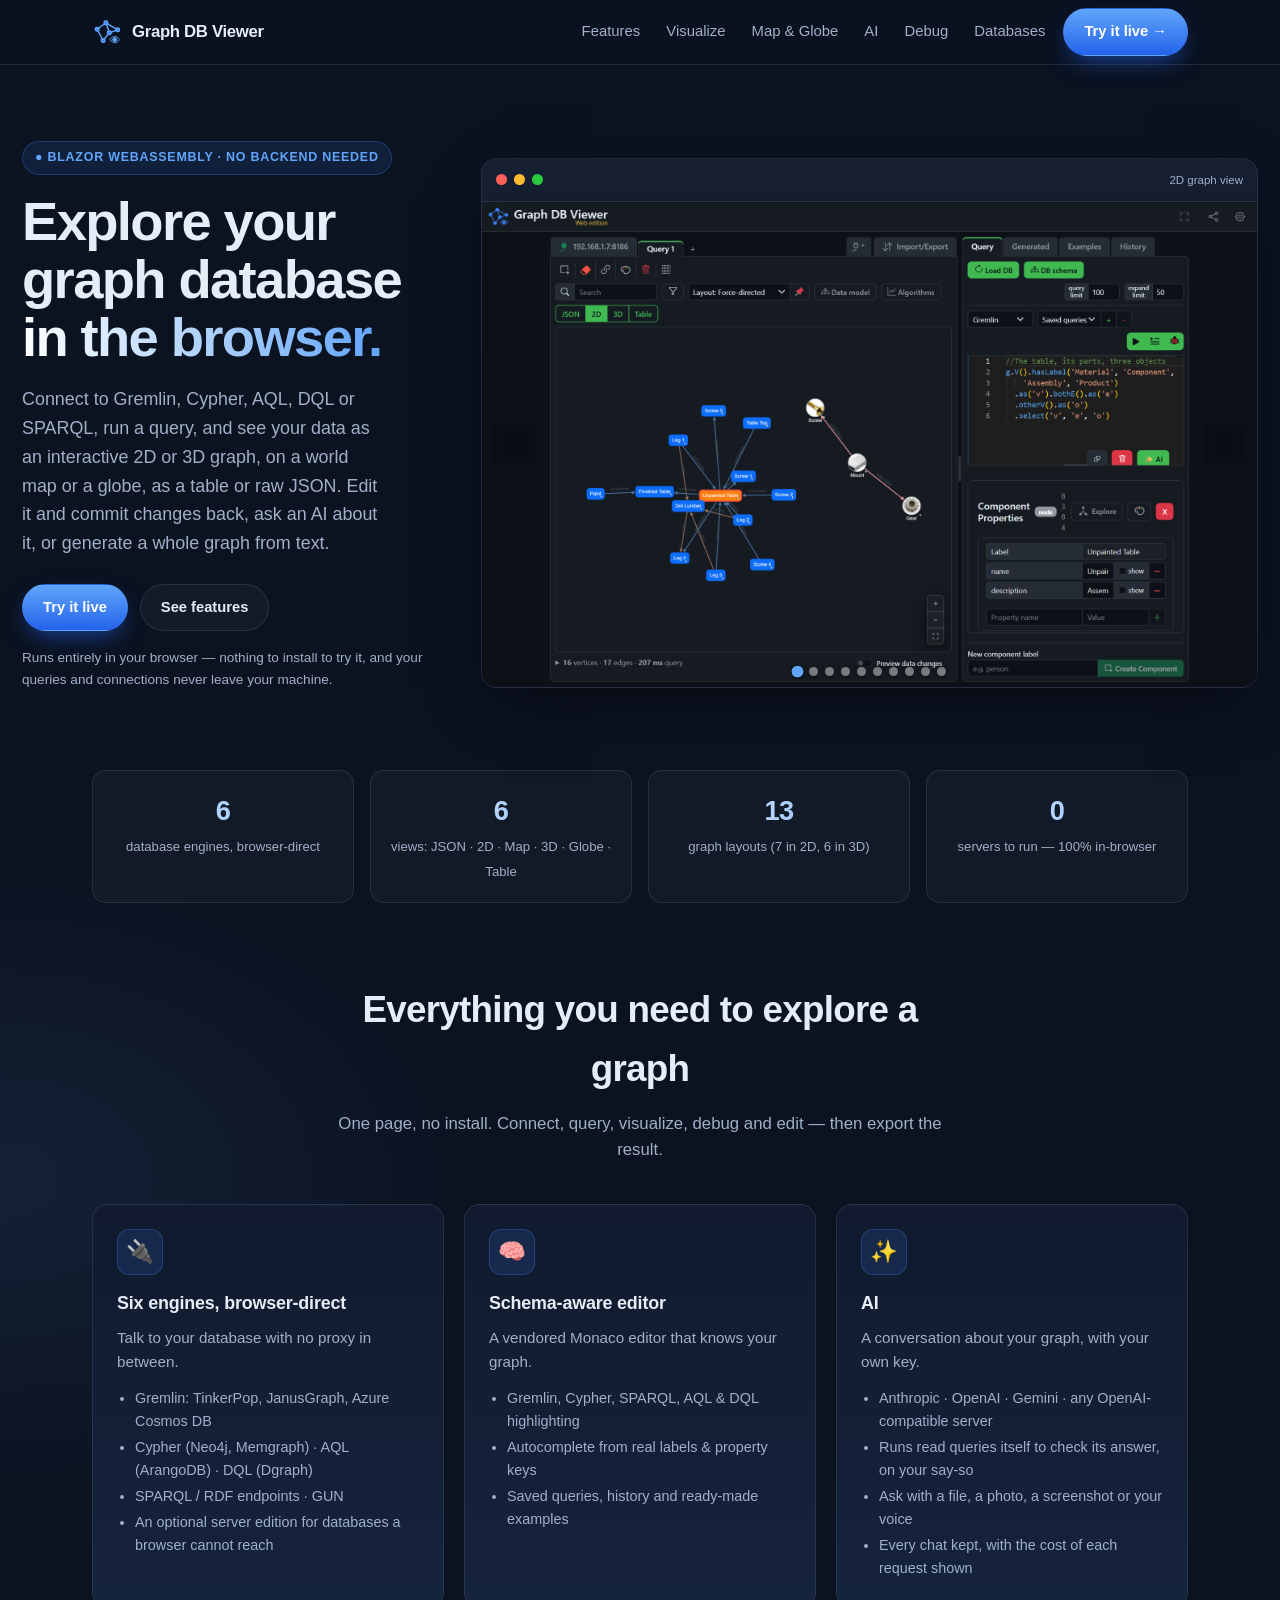
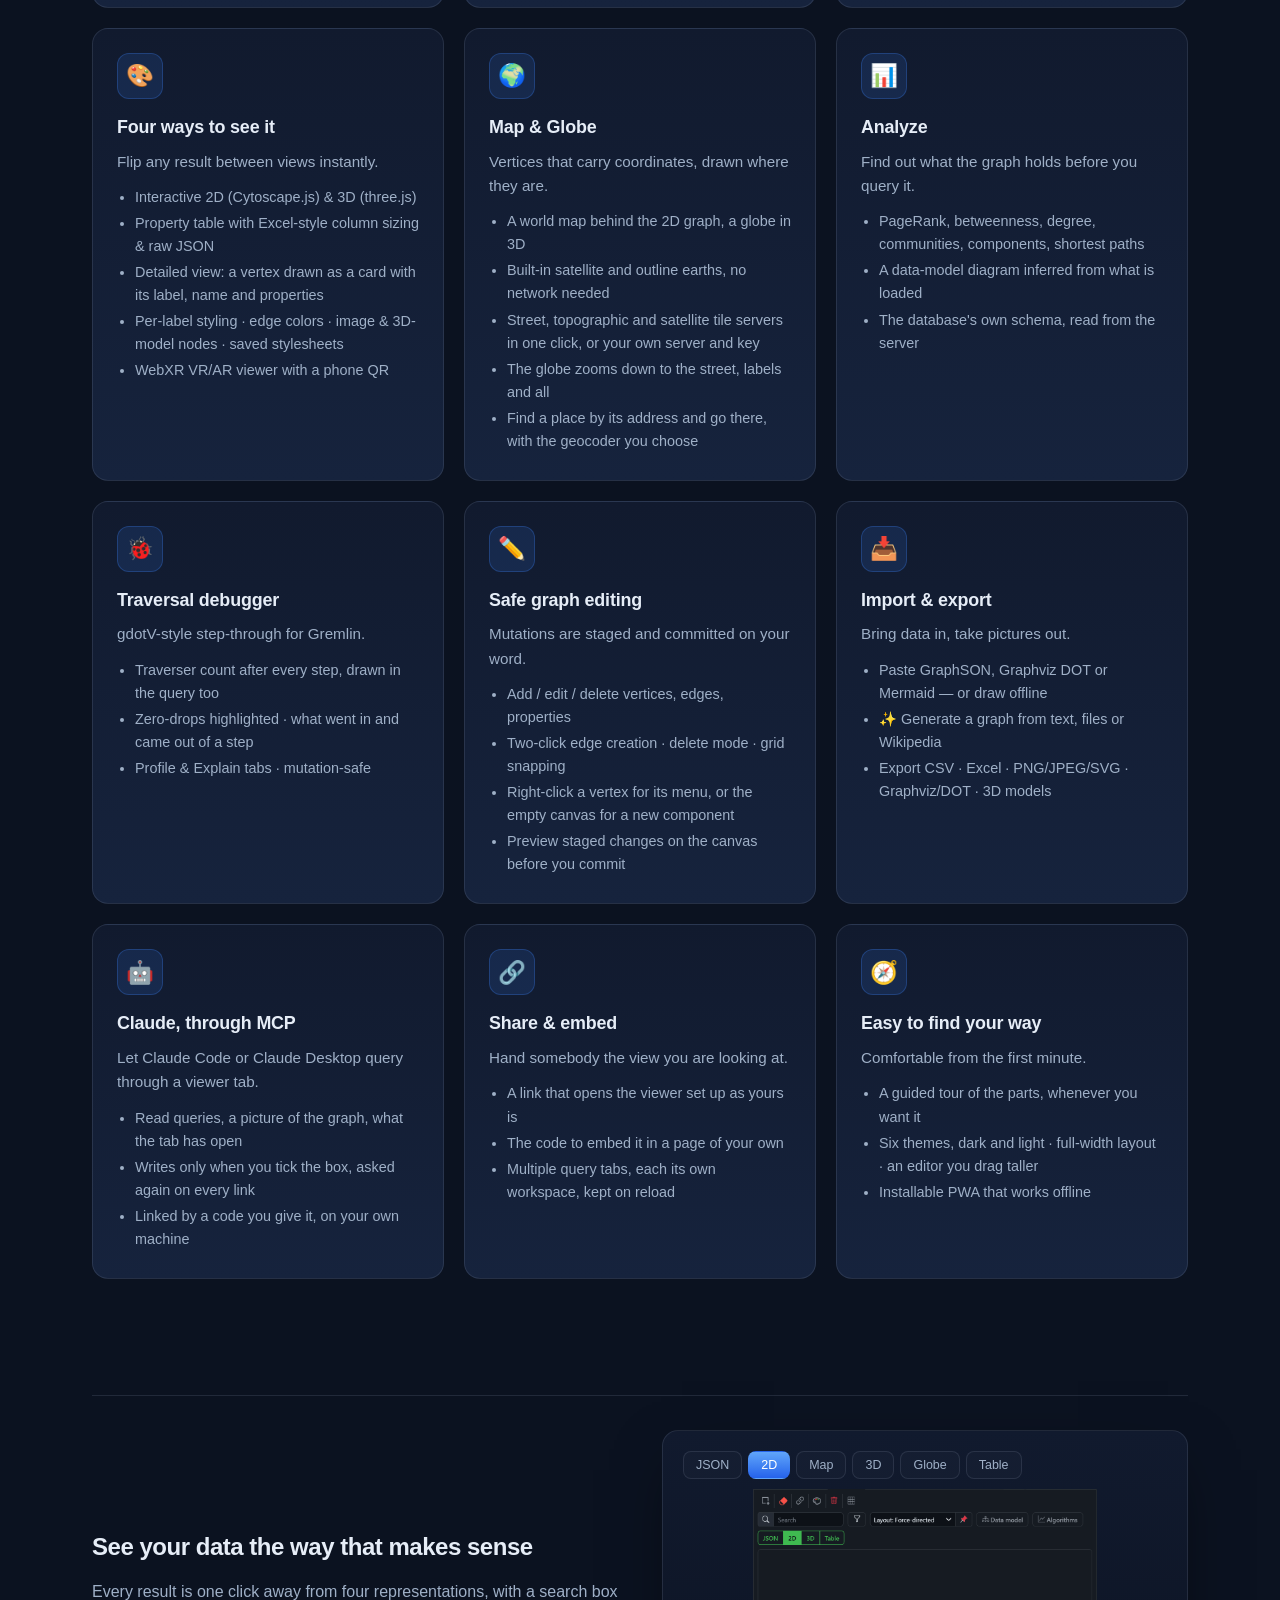
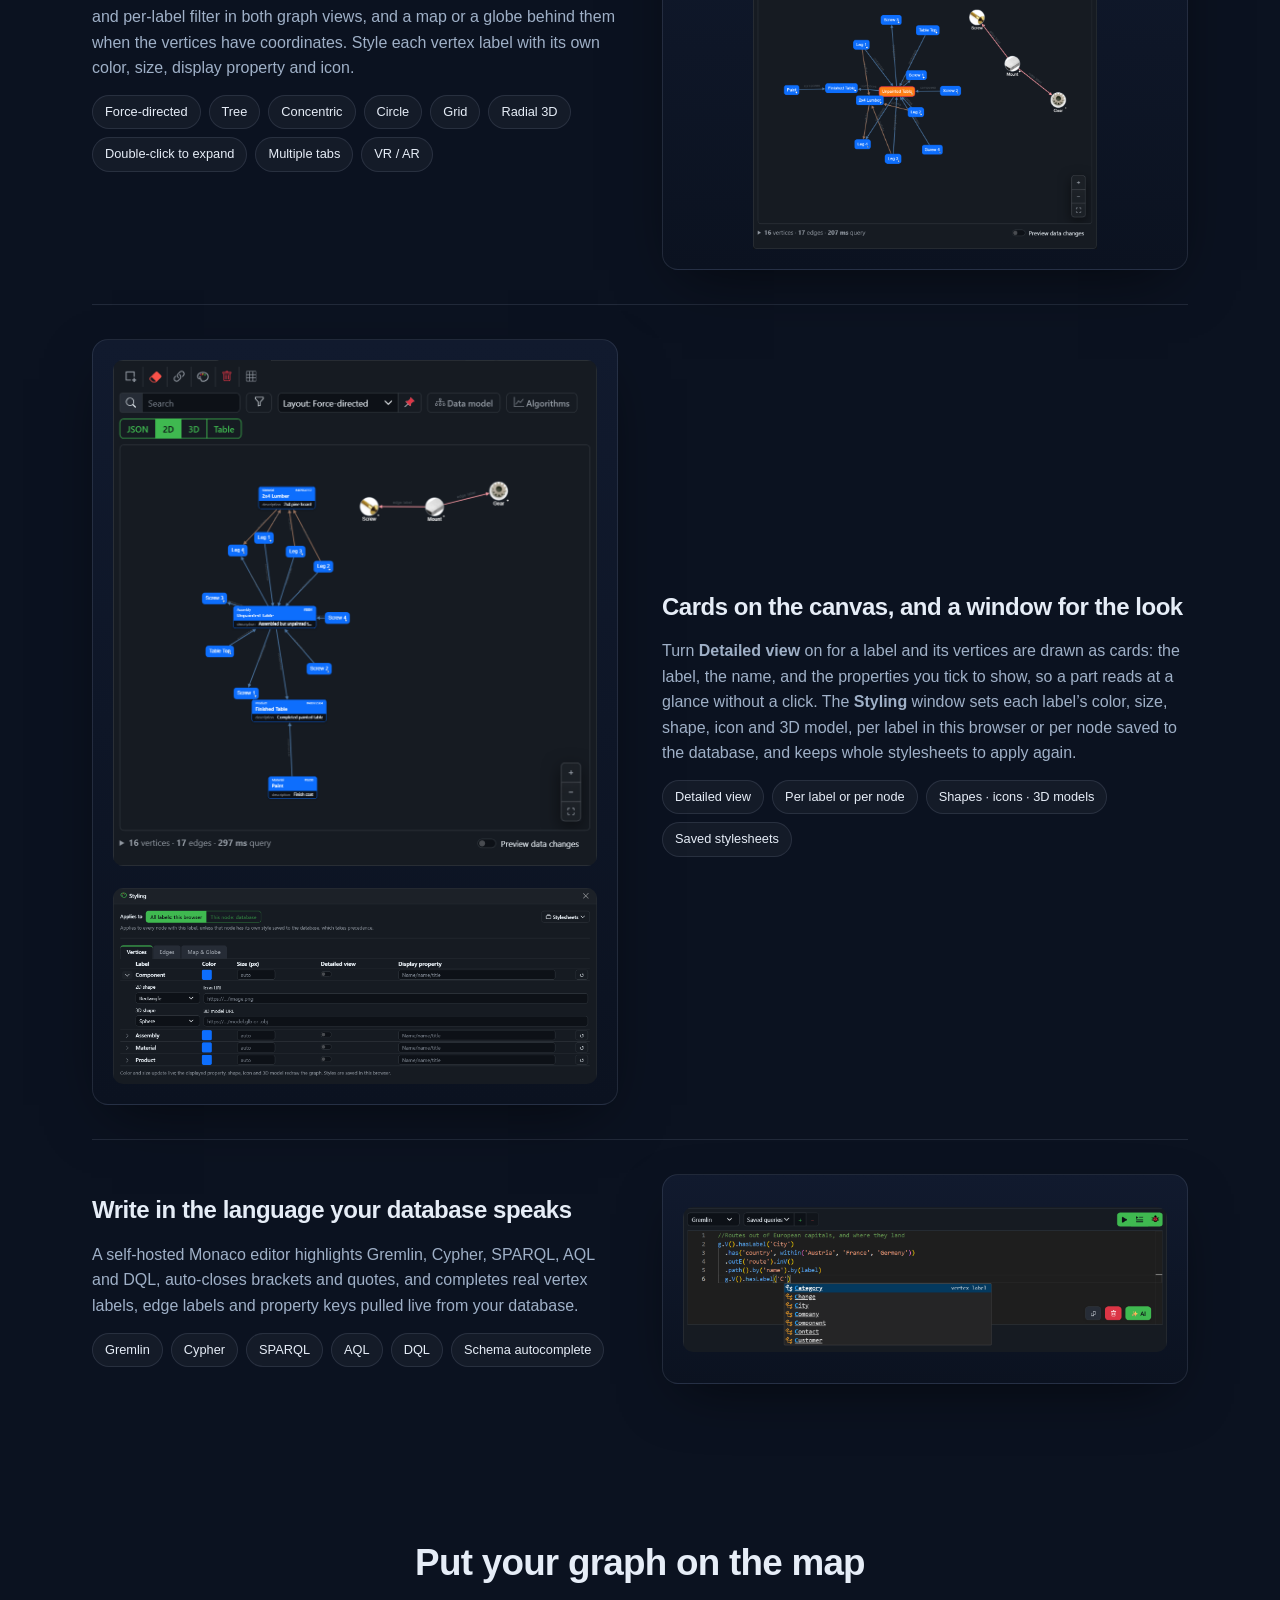
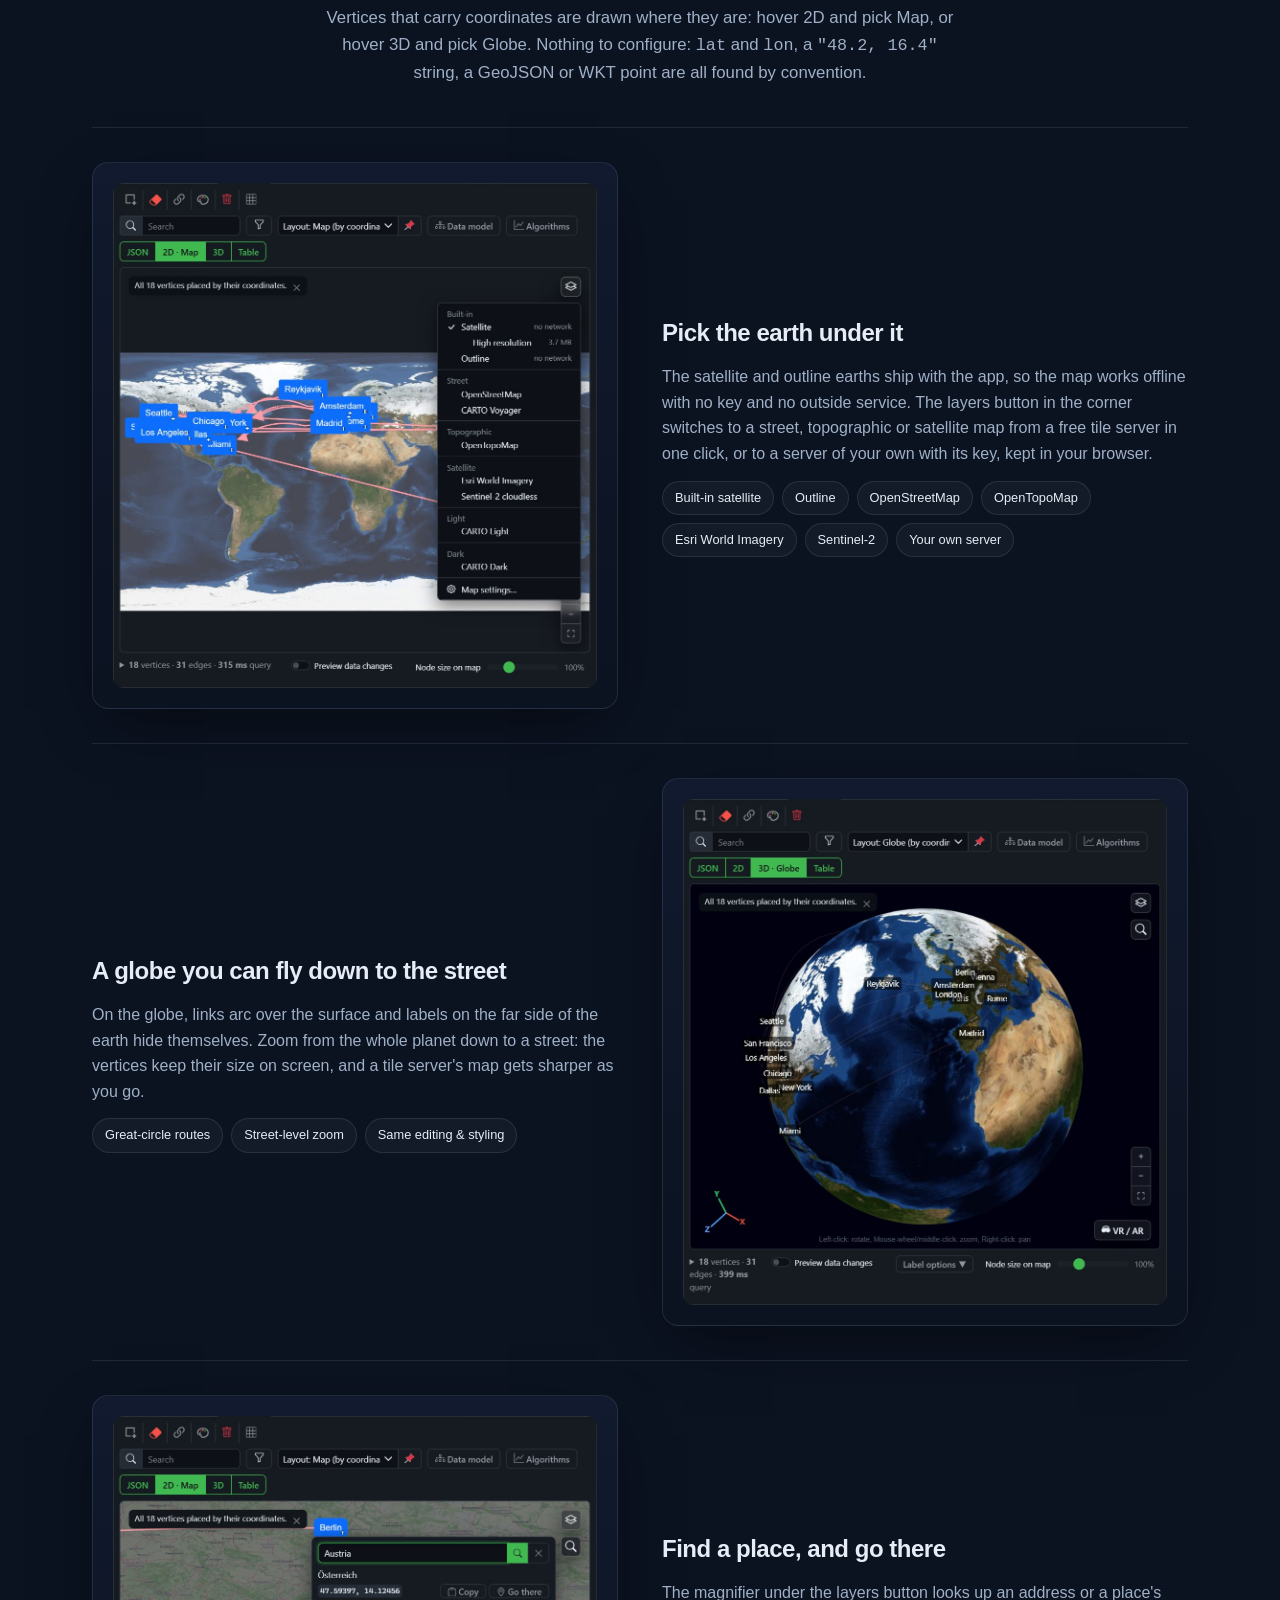
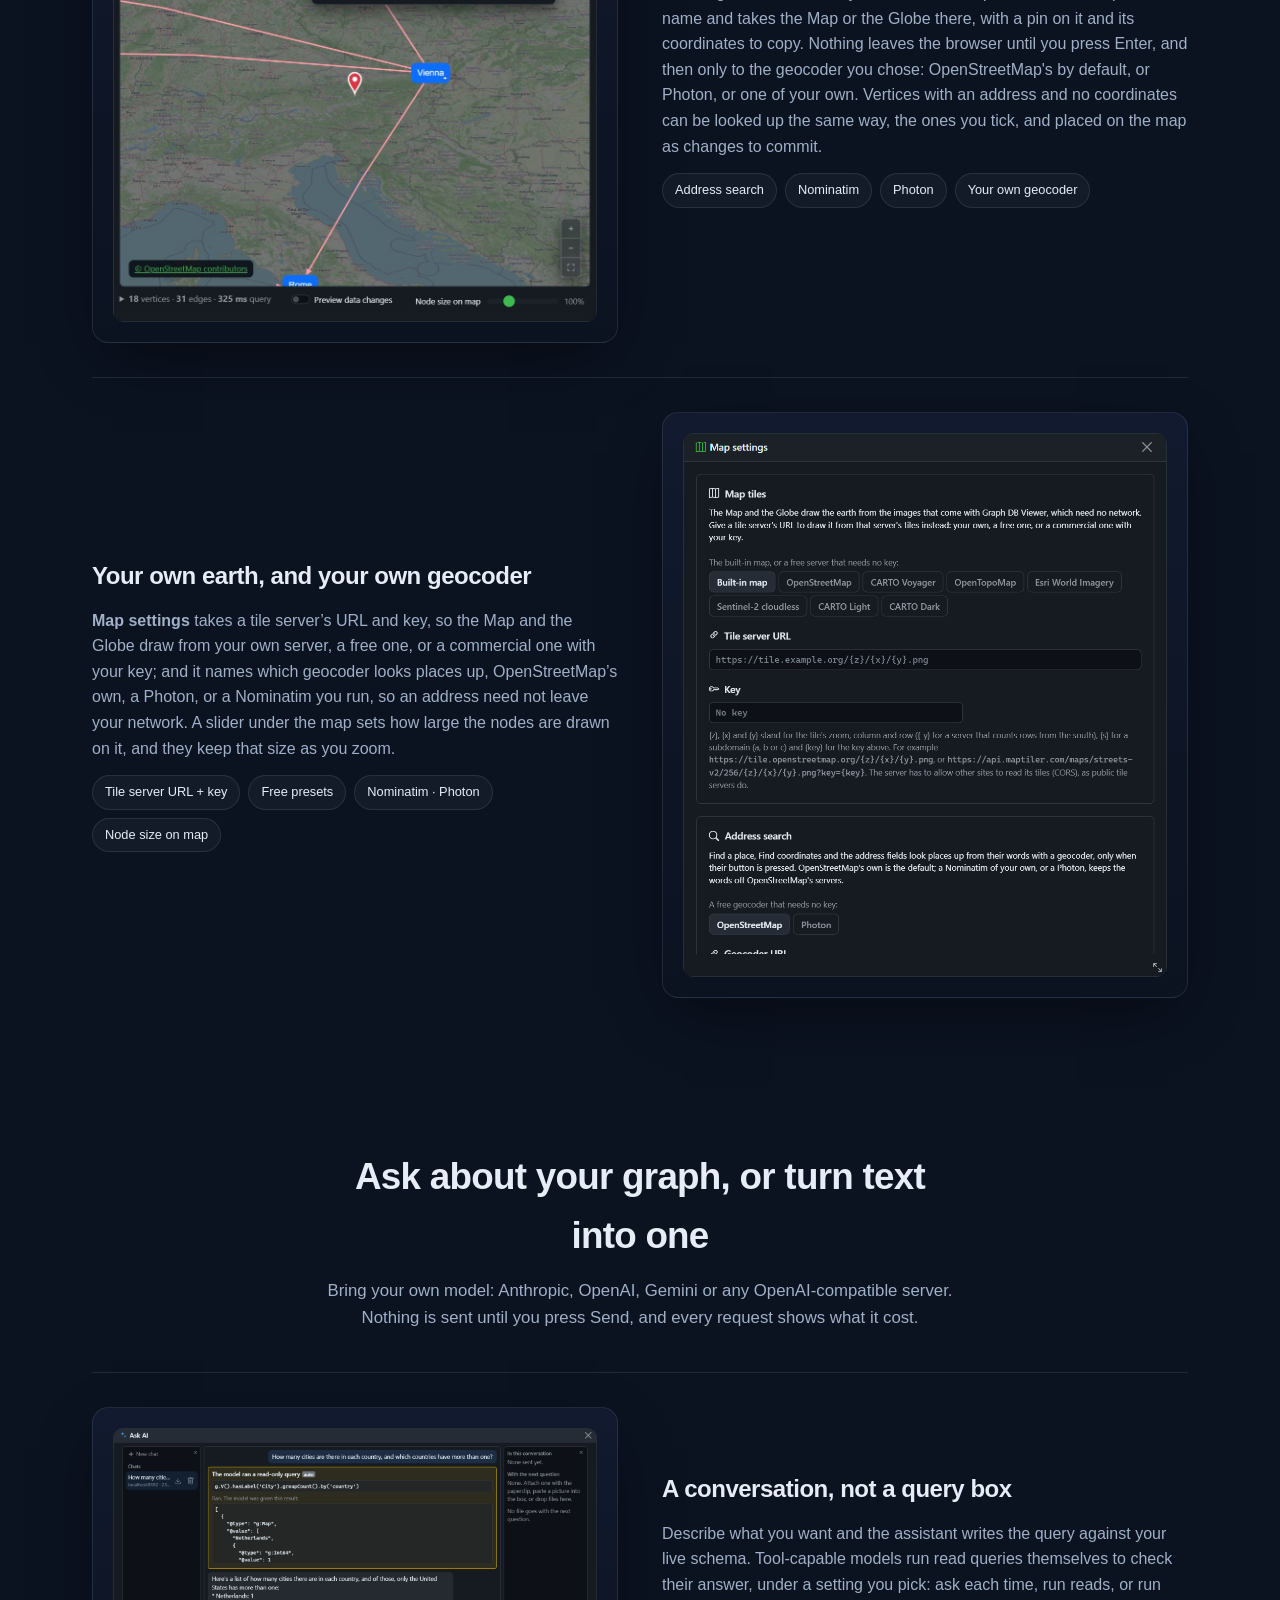
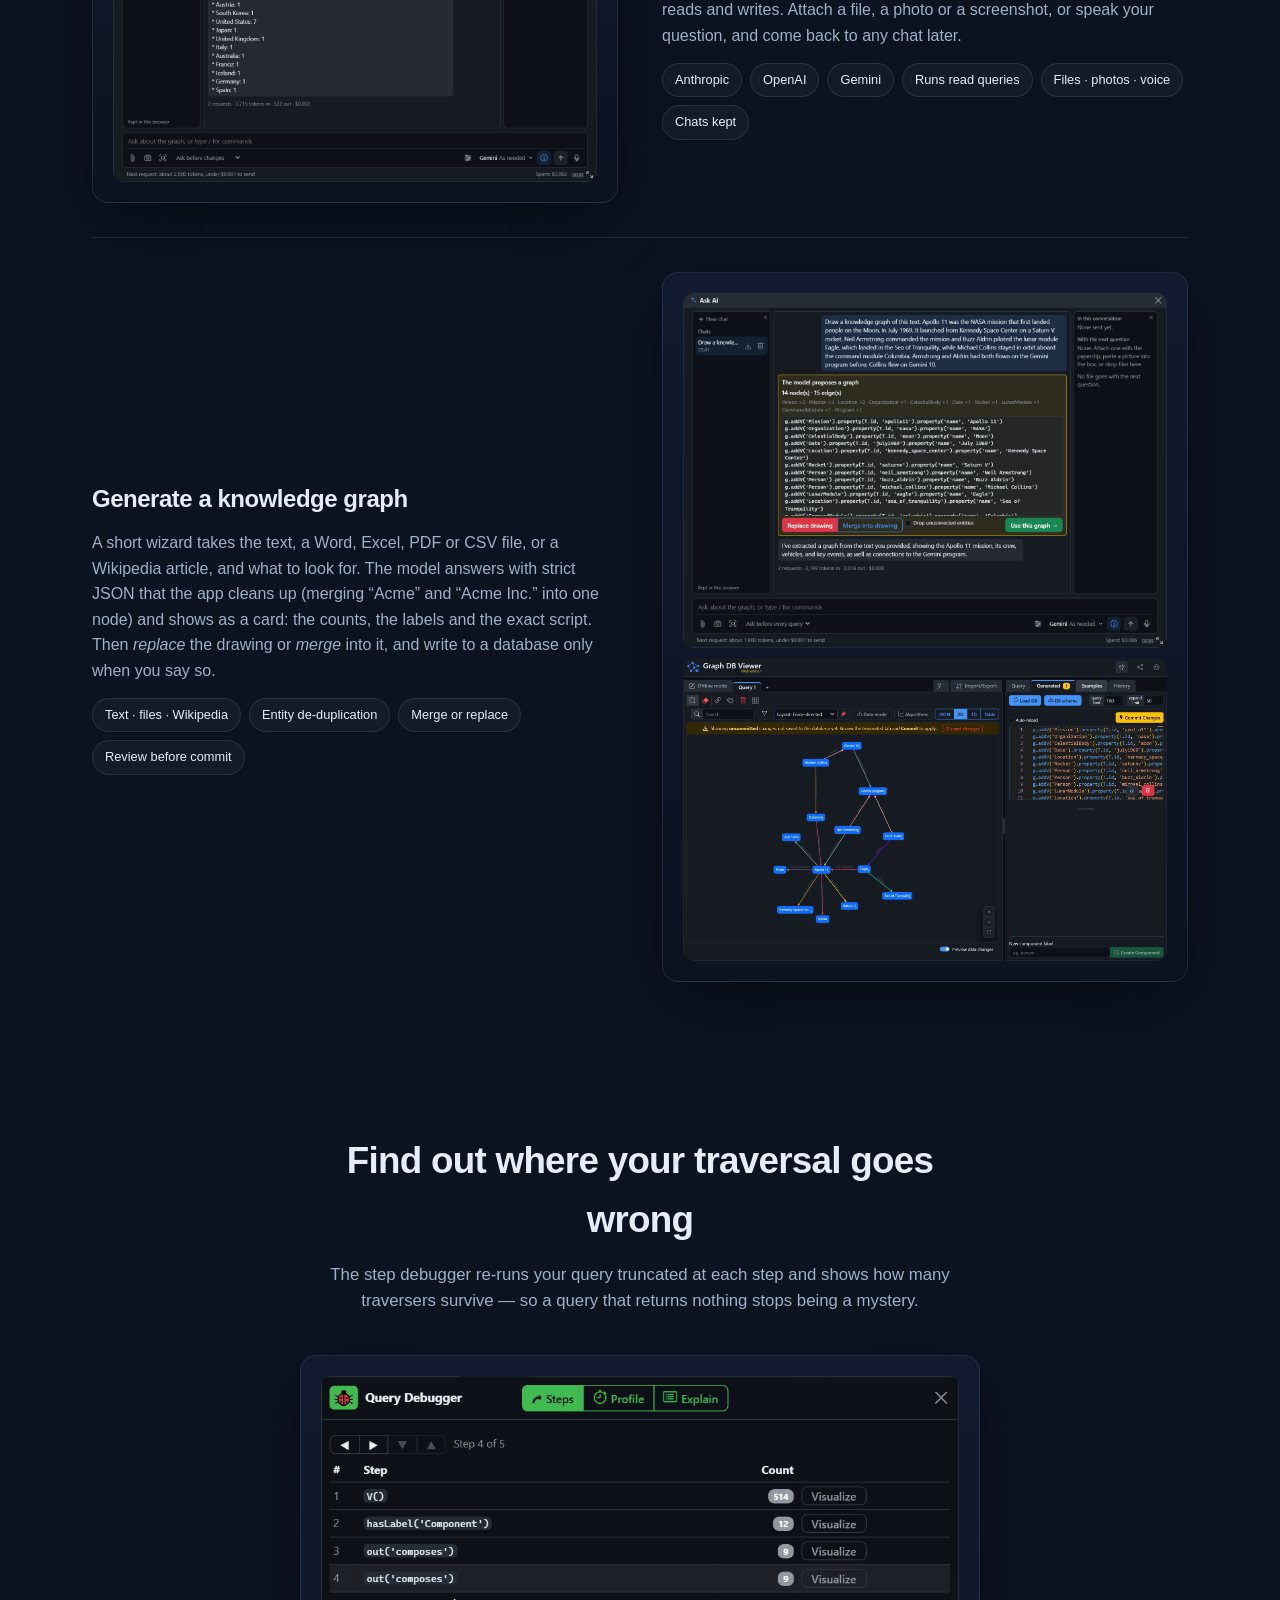
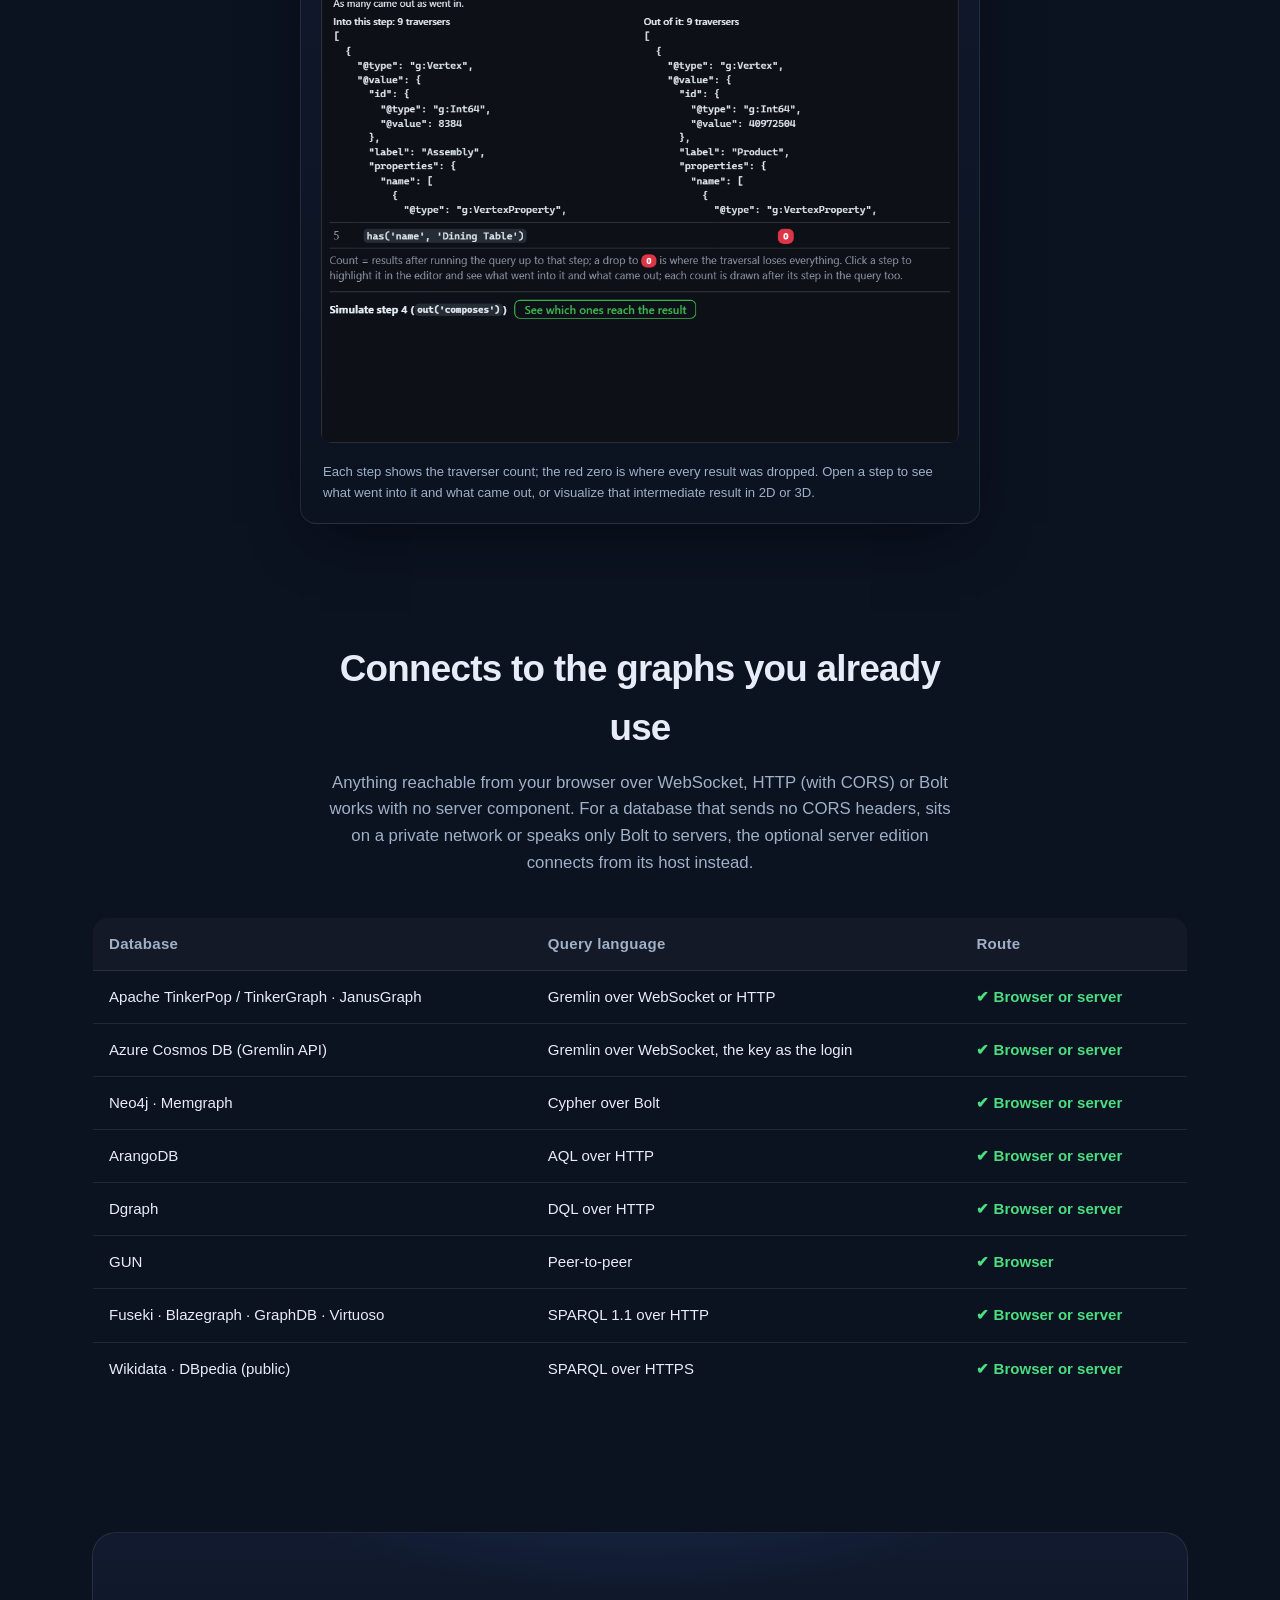
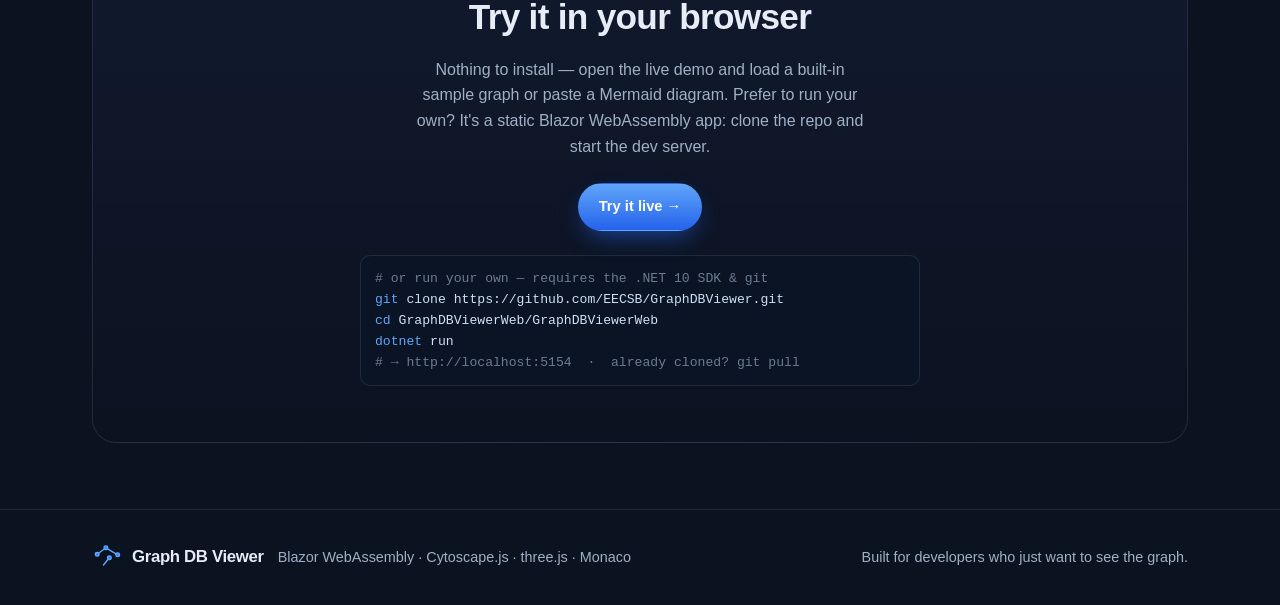
<file: docs/index.html>
<!DOCTYPE html>
<html lang="en">
<head>
<meta charset="utf-8" />
<meta name="viewport" content="width=device-width, initial-scale=1.0" />
<!-- Every link opens in a new tab. -->
<base target="_blank" />
<title>Graph DB Viewer — Query, visualize &amp; edit graph databases in the browser</title>
<meta name="description" content="A Blazor WebAssembly app for exploring Gremlin, Cypher, AQL, DQL and SPARQL graphs. Query, visualize in 2D, 3D, on a map or a globe, debug traversals, edit your graph, ask an AI about it or generate one from text, all in the browser." />
<link rel="icon" type="image/svg+xml" href="../GraphDBViewerWeb/wwwroot/favicon.svg" />
<style>
  :root{
    --blue:#3B82F6;
    --blue-600:#2563eb;
    --blue-400:#60a5fa;
    --ink:#0b1220;
    --panel:#111a2e;
    --panel-2:#16233d;
    --line:rgba(148,163,184,.16);
    --text:#e6edf7;
    --muted:#9fb0c7;
    --radius:16px;
    --maxw:1140px;
    --shadow:0 20px 60px -20px rgba(0,0,0,.6);
  }
  *{box-sizing:border-box}
  html{scroll-behavior:smooth}
  body{
    margin:0;
    font-family:-apple-system,BlinkMacSystemFont,"Segoe UI",Roboto,Helvetica,Arial,"Apple Color Emoji","Segoe UI Emoji",sans-serif;
    color:var(--text);
    background:
      radial-gradient(1100px 600px at 82% -10%, rgba(59,130,246,.18), transparent 60%),
      radial-gradient(900px 600px at 0% 10%, rgba(96,165,250,.10), transparent 55%),
      var(--ink);
    line-height:1.6;
    -webkit-font-smoothing:antialiased;
  }
  a{color:inherit;text-decoration:none}
  .wrap{max-width:var(--maxw);margin:0 auto;padding:0 22px}
  .muted{color:var(--muted)}
  .accent{color:var(--blue-400)}

  /* Nav */
  header.nav{position:sticky;top:0;z-index:50;backdrop-filter:blur(10px);
    background:rgba(11,18,32,.72);border-bottom:1px solid var(--line)}
  .nav-inner{display:flex;align-items:center;gap:18px;height:64px}
  .brand{display:flex;align-items:center;gap:10px;font-weight:800;letter-spacing:-.02em;font-size:1.05rem}
  .brand svg{width:30px;height:26px}
  .nav-links{display:flex;gap:26px;margin-left:auto;font-size:.93rem}
  .nav-links a{color:var(--muted);transition:color .15s}
  .nav-links a:hover{color:var(--text)}
  .btn{display:inline-flex;align-items:center;gap:8px;border-radius:999px;padding:11px 20px;
    font-weight:650;font-size:.92rem;border:1px solid transparent;cursor:pointer;transition:transform .12s ease, box-shadow .2s, background .2s}
  .btn:hover{transform:translateY(-1px)}
  .btn-primary{background:linear-gradient(180deg,var(--blue-400),var(--blue-600));color:#fff;
    box-shadow:0 10px 24px -8px rgba(37,99,235,.7)}
  .btn-ghost{background:rgba(255,255,255,.04);border-color:var(--line);color:var(--text)}
  @media(max-width:760px){.nav-links{display:none}}

  /* Hero */
  /* Wider than the page's column, most of it the slideshow (2026-11-06, the user: the pictures bigger). */
  .hero{padding:76px 0 54px;display:grid;grid-template-columns:minmax(0,.8fr) minmax(0,1.5fr);gap:44px;align-items:center;
    width:min(1480px,calc(100vw - 44px));margin-left:calc((100% - min(1480px,calc(100vw - 44px))) / 2)}
  .eyebrow{display:inline-flex;align-items:center;gap:8px;font-size:.78rem;font-weight:650;letter-spacing:.06em;
    text-transform:uppercase;color:var(--blue-400);background:rgba(59,130,246,.12);
    border:1px solid rgba(59,130,246,.28);padding:6px 12px;border-radius:999px}
  h1{font-size:clamp(2.1rem,4.6vw,3.4rem);line-height:1.07;letter-spacing:-.03em;margin:18px 0 16px;font-weight:830}
  h1 .grad{background:linear-gradient(90deg,#fff,var(--blue-400));-webkit-background-clip:text;background-clip:text;color:transparent}
  .lede{font-size:1.12rem;color:var(--muted);max-width:36ch}
  .hero-cta{display:flex;gap:12px;margin-top:26px;flex-wrap:wrap}
  .hero-note{margin-top:16px;font-size:.85rem;color:var(--muted)}
  .hero-note code{background:rgba(255,255,255,.06);border:1px solid var(--line);padding:2px 7px;border-radius:6px;font-size:.85em}
  @media(max-width:860px){.hero{grid-template-columns:1fr;padding-top:48px}}

  /* Hero visual */
  .viz{position:relative;border:1px solid var(--line);border-radius:var(--radius);
    background:linear-gradient(180deg,var(--panel),var(--ink));box-shadow:var(--shadow);overflow:hidden}
  .viz .titlebar{display:flex;align-items:center;gap:7px;padding:12px 14px;border-bottom:1px solid var(--line);background:rgba(255,255,255,.02)}
  .dot{width:11px;height:11px;border-radius:50%}
  .viz .tag{margin-left:auto;font-size:.72rem;color:var(--muted)}
  .viz svg{display:block;width:100%;height:auto}
  .node{fill:var(--blue)}
  .node.alt{fill:#22d3ee}
  .node.alt2{fill:#a78bfa}
  .edge{stroke:rgba(148,163,184,.5);stroke-width:1.6}
  .pulse{animation:pulse 2.6s ease-in-out infinite}
  @keyframes pulse{0%,100%{opacity:.55}50%{opacity:1}}
  .float{animation:float 6s ease-in-out infinite}
  @keyframes float{0%,100%{transform:translateY(0)}50%{transform:translateY(-6px)}}

  /* Hero app slideshow */
  .viz .slides{position:relative;overflow:hidden;background:var(--ink)}
  .viz .slide{display:block;width:100%;opacity:0;transition:opacity .7s ease}
  .viz .slide:first-child{position:relative;height:auto} /* the in-flow sizer — all shots share one size */
  .viz .slide:not(:first-child){position:absolute;inset:0;height:100%;object-fit:cover;object-position:top}
  .viz .slide.on{opacity:1}
  .viz .dots{position:absolute;left:0;right:0;bottom:11px;display:flex;gap:7px;justify-content:center;z-index:2}
  .viz .dot-btn{width:9px;height:9px;border-radius:50%;border:0;padding:0;cursor:pointer;
    background:rgba(255,255,255,.42);box-shadow:0 1px 4px rgba(0,0,0,.55);transition:background .2s,transform .2s}
  .viz .dot-btn:hover{background:rgba(255,255,255,.7)}
  .viz .dot-btn.on{background:var(--blue-400);transform:scale(1.3)}
  /* Arrows to go through the pictures, beside the dots (2026-11-06, the user). */
  .viz .slide-nav{position:absolute;top:50%;transform:translateY(-50%);z-index:3;width:42px;height:42px;border-radius:50%;
    display:flex;align-items:center;justify-content:center;padding:0;border:1px solid rgba(255,255,255,.2);
    background:rgba(8,13,26,.62);color:#fff;cursor:pointer;opacity:.85;transition:opacity .2s,background .2s;
    backdrop-filter:blur(4px)}
  .viz .slide-nav:hover,.viz .slide-nav:focus-visible{opacity:1;background:rgba(37,99,235,.88)}
  .viz .slide-nav.prev{left:12px}
  .viz .slide-nav.next{right:12px}
  .viz .slide-nav svg{width:18px;height:18px}
  .viz .slides,.viewimg,.feature-media img,section img{cursor:zoom-in}

  /* A picture opened large, any on the page (2026-11-06, the user), its caption under it; arrows and the arrow keys go
     through them all, and Esc or a click beside it closes it. */
  .lb{position:fixed;inset:0;z-index:100;display:flex;align-items:center;justify-content:center;padding:56px 80px;
    background:rgba(3,7,18,.92);backdrop-filter:blur(6px)}
  .lb[hidden]{display:none}
  .lb figure{margin:0;display:flex;flex-direction:column;align-items:center;gap:12px;max-width:100%;max-height:100%}
  .lb img{display:block;max-width:100%;max-height:calc(100vh - 150px);width:auto;height:auto;border-radius:10px;
    border:1px solid var(--line);box-shadow:var(--shadow);cursor:default}
  .lb figcaption{color:var(--muted);font-size:.92rem;text-align:center;max-width:80ch}
  .lb-btn{position:absolute;width:46px;height:46px;border-radius:50%;padding:0;border:1px solid rgba(255,255,255,.2);
    background:rgba(15,23,42,.75);color:#fff;display:flex;align-items:center;justify-content:center;cursor:pointer;
    transition:background .2s}
  .lb-btn:hover,.lb-btn:focus-visible{background:rgba(37,99,235,.88)}
  .lb-btn svg{width:20px;height:20px}
  .lb-prev{left:18px;top:50%;transform:translateY(-50%)}
  .lb-next{right:18px;top:50%;transform:translateY(-50%)}
  .lb-close{top:16px;right:18px}
  .lb-count{position:absolute;top:28px;left:26px;color:var(--muted);font-size:.85rem}
  @media(max-width:640px){.lb{padding:64px 12px}.lb-prev{left:6px}.lb-next{right:6px}}

  /* Stats strip */
  .stats{display:grid;grid-template-columns:repeat(4,1fr);gap:16px;margin:12px 0 20px}
  .stat{background:rgba(255,255,255,.03);border:1px solid var(--line);border-radius:14px;padding:18px 16px;text-align:center}
  .stat b{display:block;font-size:1.7rem;letter-spacing:-.02em;background:linear-gradient(90deg,#fff,var(--blue-400));
    -webkit-background-clip:text;background-clip:text;color:transparent}
  .stat span{font-size:.82rem;color:var(--muted)}
  @media(max-width:680px){.stats{grid-template-columns:repeat(2,1fr)}}

  /* Sections */
  section{padding:58px 0}
  .sec-head{text-align:center;max-width:640px;margin:0 auto 40px}
  .sec-head h2{font-size:clamp(1.7rem,3.2vw,2.3rem);letter-spacing:-.02em;margin:0 0 12px;font-weight:800}
  .sec-head p{color:var(--muted);margin:0;font-size:1.05rem}

  .grid{display:grid;grid-template-columns:repeat(3,1fr);gap:20px}
  @media(max-width:900px){.grid{grid-template-columns:repeat(2,1fr)}}
  @media(max-width:600px){.grid{grid-template-columns:1fr}}
  .card{background:linear-gradient(180deg,var(--panel),var(--panel-2));border:1px solid var(--line);
    border-radius:var(--radius);padding:24px;transition:transform .18s ease,border-color .18s ease,box-shadow .18s}
  .card:hover{transform:translateY(-4px);border-color:rgba(96,165,250,.4);box-shadow:var(--shadow)}
  .card .ico{width:46px;height:46px;border-radius:12px;display:grid;place-items:center;font-size:1.4rem;
    background:rgba(59,130,246,.14);border:1px solid rgba(59,130,246,.28);margin-bottom:14px}
  .card h3{margin:0 0 8px;font-size:1.12rem;letter-spacing:-.01em}
  .card p{margin:0;color:var(--muted);font-size:.95rem}
  .card ul{margin:12px 0 0;padding-left:18px;color:var(--muted);font-size:.9rem}
  .card ul li{margin:3px 0}

  /* Alternating feature rows */
  .feature{display:grid;grid-template-columns:1fr 1fr;gap:44px;align-items:center;padding:34px 0;border-top:1px solid var(--line)}
  .feature:nth-child(even) .feature-media{order:-1}
  @media(max-width:820px){.feature{grid-template-columns:1fr}.feature:nth-child(even) .feature-media{order:0}}
  .feature h3{font-size:1.5rem;letter-spacing:-.02em;margin:0 0 12px}
  .feature p{color:var(--muted);margin:0 0 14px}
  .chips{display:flex;flex-wrap:wrap;gap:8px}
  .chip{font-size:.8rem;padding:6px 12px;border-radius:999px;background:rgba(255,255,255,.04);border:1px solid var(--line);color:var(--text)}
  .feature-media{background:linear-gradient(180deg,var(--panel),var(--ink));border:1px solid var(--line);
    border-radius:var(--radius);padding:20px;box-shadow:var(--shadow);min-height:210px;display:flex;flex-direction:column;gap:10px;justify-content:center}

  /* mock UI bits */
  .code{font-family:ui-monospace,SFMono-Regular,Menlo,Consolas,monospace;font-size:.82rem;background:#0a1424;
    border:1px solid var(--line);border-radius:10px;padding:12px 14px;color:#cfe0f7;overflow:auto}
  .code .k{color:#60a5fa}.code .s{color:#7ee787}.code .m{color:#c792ea}.code .c{color:#6b7c93}
  .viewtabs{display:flex;gap:6px;flex-wrap:wrap}
  .vtab{font-size:.78rem;font-family:inherit;padding:6px 12px;border-radius:8px;border:1px solid var(--line);color:var(--muted);background:rgba(255,255,255,.02);cursor:pointer;transition:color .15s,background .15s}
  .vtab:hover{color:var(--text)}
  .vtab.on{color:#fff;background:linear-gradient(180deg,var(--blue-400),var(--blue-600));border-color:transparent}
  .viewimg{display:block;width:100%;height:auto;max-height:360px;object-fit:contain;border-radius:10px}
  .steprow{display:flex;justify-content:space-between;align-items:center;font-family:ui-monospace,Menlo,Consolas,monospace;
    font-size:.8rem;padding:7px 12px;border:1px solid var(--line);border-radius:8px;background:rgba(255,255,255,.02)}
  .steprow.zero{border-color:rgba(248,113,113,.5);background:rgba(248,113,113,.08)}
  .count{color:var(--blue-400);font-weight:700}
  .count.zero{color:#f87171}

  /* DB table */
  .dbtable{width:100%;border-collapse:collapse;border:1px solid var(--line);border-radius:var(--radius);overflow:hidden}
  .dbtable th,.dbtable td{text-align:left;padding:14px 16px;border-bottom:1px solid var(--line);font-size:.94rem}
  .dbtable th{background:rgba(255,255,255,.03);color:var(--muted);font-weight:650;letter-spacing:.02em}
  .dbtable tr:last-child td{border-bottom:none}
  .ok{color:#4ade80;font-weight:650}

  /* CTA */
  .cta{margin:20px 0 8px;text-align:center;padding:56px 28px;border:1px solid var(--line);border-radius:24px;
    background:radial-gradient(700px 300px at 50% -30%,rgba(59,130,246,.25),transparent 70%),linear-gradient(180deg,var(--panel),var(--ink))}
  .cta h2{font-size:clamp(1.6rem,3vw,2.2rem);margin:0 0 12px;letter-spacing:-.02em}
  .cta p{color:var(--muted);max-width:52ch;margin:0 auto 24px}
  .cta .btns{display:flex;gap:12px;justify-content:center;flex-wrap:wrap}

  footer{border-top:1px solid var(--line);padding:34px 0;color:var(--muted);font-size:.9rem}
  .foot-inner{display:flex;align-items:center;gap:14px;flex-wrap:wrap}
  .foot-inner .brand{color:var(--text)}
  .foot-inner .sp{margin-left:auto}

  /* reveal */
  .reveal{opacity:0;transform:translateY(18px);transition:opacity .6s ease,transform .6s ease}
  .reveal.in{opacity:1;transform:none}
</style>
</head>
<body>

<!-- NAV -->
<header class="nav">
  <div class="wrap nav-inner">
    <a class="brand" href="#top">
      <svg viewBox="-10 -15 100 90" fill="none" stroke="#60a5fa" stroke-width="3" xmlns="http://www.w3.org/2000/svg">
        <g transform="scale(1.59) translate(-16.6,-8.49)">
          <g transform="rotate(-5)">
            <line x1="18.42" y1="23.19" x2="38.64" y2="10.75"/><line x1="18.42" y1="23.19" x2="29.19" y2="48.67"/>
            <line x1="38.64" y1="10.75" x2="62.84" y2="28.17"/><line x1="38.64" y1="10.75" x2="44.17" y2="33.01"/>
            <line x1="29.19" y1="48.67" x2="44.17" y2="33.01"/><line x1="62.84" y1="28.17" x2="44.17" y2="33.01"/>
            <circle cx="18.42" cy="23.19" r="4" fill="#3B82F6"/><circle cx="38.64" cy="10.75" r="4" fill="#3B82F6"/>
            <circle cx="29.19" cy="48.67" r="4" fill="#3B82F6"/><circle cx="44.17" cy="33.01" r="4" fill="#3B82F6"/>
            <circle cx="62.84" cy="28.17" r="4" fill="#3B82F6"/>
          </g>
          <g transform="translate(32.59,21.53) scale(0.7)">
            <path d="M22 32c4-6 11-10 15-10s11 4 15 10c-4 6-11 10-15 10S26 38 22 32z" stroke="#60a5fa" fill="none"/>
            <circle cx="37" cy="32" r="6" fill="#60a5fa"/>
          </g>
        </g>
      </svg>
      Graph DB Viewer
    </a>
    <nav class="nav-links">
      <a href="#features">Features</a>
      <a href="#visualize">Visualize</a>
      <a href="#map">Map &amp; Globe</a>
      <a href="#generate">AI</a>
      <a href="#debug">Debug</a>
      <a href="#databases">Databases</a>
    </nav>
    <a class="btn btn-primary" href="https://eecs.blog/BlazorApps/GraphDBViewer/" target="_blank" rel="noopener">Try it live &rarr;</a>
  </div>
</header>

<a id="top"></a>

<!-- HERO -->
<div class="wrap">
  <div class="hero">
    <div class="reveal in">
      <span class="eyebrow">● Blazor WebAssembly · No backend needed</span>
      <h1>Explore your graph database <span class="grad">in the browser.</span></h1>
      <p class="lede">Connect to Gremlin, Cypher, AQL, DQL or SPARQL, run a query, and see your data as an interactive 2D or 3D graph, on a world map or a globe, as a table or raw JSON. Edit it and commit changes back, ask an AI about it, or generate a whole graph from text.</p>
      <div class="hero-cta">
        <a class="btn btn-primary" href="https://eecs.blog/BlazorApps/GraphDBViewer/" target="_blank" rel="noopener">Try it live</a>
        <a class="btn btn-ghost" href="#features">See features</a>
      </div>
      <p class="hero-note">Runs entirely in your browser &mdash; nothing to install to try it, and your queries and connections never leave your machine.</p>
    </div>

    <!-- Hero app slideshow — the real app in a few different states -->
    <div class="viz reveal in" id="heroshow">
      <div class="titlebar">
        <span class="dot" style="background:#ff5f56"></span>
        <span class="dot" style="background:#ffbd2e"></span>
        <span class="dot" style="background:#27c93f"></span>
        <span class="tag" id="heroTag">2D graph view</span>
      </div>
      <div class="slides">
        <img class="slide on" src="img/app-2d.png" alt="The full app showing a table's parts as an interactive 2D graph, one of them selected with its properties beside it" data-tag="2D graph view" />
        <img class="slide" src="img/app-3d.png" alt="The full app showing the same parts in the interactive 3D view" data-tag="3D graph view" />
<img class="slide" src="img/app-detailed.png" alt="The full app with Detailed view on for three labels: the lumber, the unpainted table and the finished table drawn as cards with their label, name and description" data-tag="Detailed view" />
        <img class="slide" src="img/app-map.jpg" alt="The full app showing cities and the routes between them on a satellite world map" data-tag="Map" />
        <img class="slide" src="img/app-place.jpg" alt="The full app with Find a place open on the Map: Austria found and pinned, its cities linked by rail on a street map" data-tag="Find a place" />
        <img class="slide" src="img/app-globe.jpg" alt="The full app showing the same cities and routes on a 3D globe, seen over the North Atlantic" data-tag="Globe" />
        <img class="slide" src="img/app-table.png" alt="The full app showing the results as a vertices and edges table" data-tag="Table view" />
        <img class="slide" src="img/app-json.png" alt="The full app showing the raw JSON results" data-tag="JSON results" />
        <img class="slide" src="img/app-debug.png" alt="The full app showing the step-through traversal debugger, a step opened to show what went in and what came out" data-tag="Traversal debugger" />
        <img class="slide" src="img/app-ai.png" alt="The full app with the AI window open: the model ran a query against the graph and answered from its result" data-tag="AI" />
        <button type="button" class="slide-nav prev" id="heroPrev" aria-label="Previous picture"><svg viewBox="0 0 16 16" fill="none" stroke="currentColor" stroke-width="2" stroke-linecap="round" stroke-linejoin="round" aria-hidden="true"><path d="M10 3 5 8l5 5"/></svg></button>
        <button type="button" class="slide-nav next" id="heroNext" aria-label="Next picture"><svg viewBox="0 0 16 16" fill="none" stroke="currentColor" stroke-width="2" stroke-linecap="round" stroke-linejoin="round" aria-hidden="true"><path d="M6 3l5 5-5 5"/></svg></button>
      </div>
      <div class="dots" id="heroDots"></div>
    </div>
  </div>

  <!-- STATS -->
  <div class="stats reveal">
    <div class="stat"><b>6</b><span>database engines, browser-direct</span></div>
    <div class="stat"><b>6</b><span>views: JSON · 2D · Map · 3D · Globe · Table</span></div>
    <div class="stat"><b>13</b><span>graph layouts (7 in 2D, 6 in 3D)</span></div>
    <div class="stat"><b>0</b><span>servers to run — 100% in-browser</span></div>
  </div>
</div>

<!-- FEATURE GRID -->
<section id="features">
  <div class="wrap">
    <div class="sec-head reveal">
      <h2>Everything you need to explore a graph</h2>
      <p>One page, no install. Connect, query, visualize, debug and edit — then export the result.</p>
    </div>
    <div class="grid">
      <div class="card reveal"><div class="ico">🔌</div>
        <h3>Six engines, browser-direct</h3>
        <p>Talk to your database with no proxy in between.</p>
        <ul>
          <li>Gremlin: TinkerPop, JanusGraph, Azure Cosmos DB</li>
          <li>Cypher (Neo4j, Memgraph) · AQL (ArangoDB) · DQL (Dgraph)</li>
          <li>SPARQL / RDF endpoints · GUN</li>
          <li>An optional server edition for databases a browser cannot reach</li>
        </ul>
      </div>
      <div class="card reveal"><div class="ico">🧠</div>
        <h3>Schema-aware editor</h3>
        <p>A vendored Monaco editor that knows your graph.</p>
        <ul>
          <li>Gremlin, Cypher, SPARQL, AQL &amp; DQL highlighting</li>
          <li>Autocomplete from real labels &amp; property keys</li>
          <li>Saved queries, history and ready-made examples</li>
        </ul>
      </div>
      <div class="card reveal"><div class="ico">✨</div>
        <h3>AI</h3>
        <p>A conversation about your graph, with your own key.</p>
        <ul>
          <li>Anthropic · OpenAI · Gemini · any OpenAI-compatible server</li>
          <li>Runs read queries itself to check its answer, on your say-so</li>
          <li>Ask with a file, a photo, a screenshot or your voice</li>
          <li>Every chat kept, with the cost of each request shown</li>
        </ul>
      </div>
      <div class="card reveal"><div class="ico">🎨</div>
        <h3>Four ways to see it</h3>
        <p>Flip any result between views instantly.</p>
        <ul>
          <li>Interactive 2D (Cytoscape.js) &amp; 3D (three.js)</li>
          <li>Property table with Excel-style column sizing &amp; raw JSON</li>
          <li>Detailed view: a vertex drawn as a card with its label, name and properties</li>
          <li>Per-label styling · edge colors · image &amp; 3D-model nodes · saved stylesheets</li>
          <li>WebXR VR/AR viewer with a phone QR</li>
        </ul>
      </div>
      <div class="card reveal"><div class="ico">🌍</div>
        <h3>Map &amp; Globe</h3>
        <p>Vertices that carry coordinates, drawn where they are.</p>
        <ul>
          <li>A world map behind the 2D graph, a globe in 3D</li>
          <li>Built-in satellite and outline earths, no network needed</li>
          <li>Street, topographic and satellite tile servers in one click, or your own server and key</li>
          <li>The globe zooms down to the street, labels and all</li>
          <li>Find a place by its address and go there, with the geocoder you choose</li>
        </ul>
      </div>
      <div class="card reveal"><div class="ico">📊</div>
        <h3>Analyze</h3>
        <p>Find out what the graph holds before you query it.</p>
        <ul>
          <li>PageRank, betweenness, degree, communities, components, shortest paths</li>
          <li>A data-model diagram inferred from what is loaded</li>
          <li>The database's own schema, read from the server</li>
        </ul>
      </div>
      <div class="card reveal"><div class="ico">🐞</div>
        <h3>Traversal debugger</h3>
        <p>gdotV-style step-through for Gremlin.</p>
        <ul>
          <li>Traverser count after every step, drawn in the query too</li>
          <li>Zero-drops highlighted · what went in and came out of a step</li>
          <li>Profile &amp; Explain tabs · mutation-safe</li>
        </ul>
      </div>
      <div class="card reveal"><div class="ico">✏️</div>
        <h3>Safe graph editing</h3>
        <p>Mutations are staged and committed on your word.</p>
        <ul>
          <li>Add / edit / delete vertices, edges, properties</li>
          <li>Two-click edge creation · delete mode · grid snapping</li>
          <li>Right-click a vertex for its menu, or the empty canvas for a new component</li>
          <li>Preview staged changes on the canvas before you commit</li>
        </ul>
      </div>
      <div class="card reveal"><div class="ico">📥</div>
        <h3>Import &amp; export</h3>
        <p>Bring data in, take pictures out.</p>
        <ul>
          <li>Paste GraphSON, Graphviz DOT or Mermaid — or draw offline</li>
          <li>✨ Generate a graph from text, files or Wikipedia</li>
          <li>Export CSV · Excel · PNG/JPEG/SVG · Graphviz/DOT · 3D models</li>
        </ul>
      </div>
      <div class="card reveal"><div class="ico">🤖</div>
        <h3>Claude, through MCP</h3>
        <p>Let Claude Code or Claude Desktop query through a viewer tab.</p>
        <ul>
          <li>Read queries, a picture of the graph, what the tab has open</li>
          <li>Writes only when you tick the box, asked again on every link</li>
          <li>Linked by a code you give it, on your own machine</li>
        </ul>
      </div>
      <div class="card reveal"><div class="ico">🔗</div>
        <h3>Share &amp; embed</h3>
        <p>Hand somebody the view you are looking at.</p>
        <ul>
          <li>A link that opens the viewer set up as yours is</li>
          <li>The code to embed it in a page of your own</li>
          <li>Multiple query tabs, each its own workspace, kept on reload</li>
        </ul>
      </div>
      <div class="card reveal"><div class="ico">🧭</div>
        <h3>Easy to find your way</h3>
        <p>Comfortable from the first minute.</p>
        <ul>
          <li>A guided tour of the parts, whenever you want it</li>
          <li>Six themes, dark and light · full-width layout · an editor you drag taller</li>
          <li>Installable PWA that works offline</li>
        </ul>
      </div>
    </div>
  </div>
</section>

<!-- VISUALIZE -->
<section id="visualize">
  <div class="wrap">
    <div class="feature reveal">
      <div>
        <h3>See your data the way that makes sense</h3>
        <p>Every result is one click away from four representations, with a search box and per-label filter in both graph views, and a map or a globe behind them when the vertices have coordinates. Style each vertex label with its own color, size, display property and icon.</p>
        <div class="chips">
          <span class="chip">Force-directed</span><span class="chip">Tree</span><span class="chip">Concentric</span>
          <span class="chip">Circle</span><span class="chip">Grid</span><span class="chip">Radial 3D</span>
          <span class="chip">Double-click to expand</span><span class="chip">Multiple tabs</span><span class="chip">VR / AR</span>
        </div>
      </div>
      <div class="feature-media">
        <div class="viewtabs" id="viewtabs">
          <button type="button" class="vtab" data-img="img/graph-json.png" data-alt="The sample graph shown as raw JSON">JSON</button>
          <button type="button" class="vtab on" data-img="img/graph-2d.png" data-alt="The sample graph shown in the interactive 2D view">2D</button>
          <button type="button" class="vtab" data-img="img/graph-map.jpg" data-alt="Cities and routes shown on the 2D view's world map">Map</button>
          <button type="button" class="vtab" data-img="img/graph-3d.png" data-alt="The sample graph shown in the interactive 3D view">3D</button>
          <button type="button" class="vtab" data-img="img/graph-globe.jpg" data-alt="Cities and routes shown on the 3D view's globe">Globe</button>
          <button type="button" class="vtab" data-img="img/graph-table.png" data-alt="The sample graph shown as a vertices and edges table">Table</button>
        </div>
        <img id="viewimg" class="viewimg" src="img/graph-2d.png" alt="The sample graph shown in the interactive 2D view" />
      </div>
    </div>

    <div class="feature reveal">
      <div>
        <h3>Cards on the canvas, and a window for the look</h3>
        <p>Turn <b>Detailed view</b> on for a label and its vertices are drawn as cards: the label, the name, and the properties you tick to show, so a part reads at a glance without a click. The <b>Styling</b> window sets each label&rsquo;s color, size, shape, icon and 3D model, per label in this browser or per node saved to the database, and keeps whole stylesheets to apply again.</p>
        <div class="chips"><span class="chip">Detailed view</span><span class="chip">Per label or per node</span><span class="chip">Shapes · icons · 3D models</span><span class="chip">Saved stylesheets</span></div>
      </div>
      <div class="feature-media">
        <img src="img/graph-detailed.png" alt="The 2D canvas with Detailed view on for three labels: the lumber, the unpainted table and the finished table drawn as cards with their label, name and description, the other parts as plain nodes" style="display:block;width:100%;height:auto;border-radius:10px" />
        <img src="img/styling.png" alt="The Styling window: one row per label with its color, size, Detailed view switch and display property, the Component row opened to its 2D shape, 3D shape, icon URL and 3D model URL" style="display:block;width:100%;height:auto;border-radius:10px;margin-top:12px" />
      </div>
    </div>

    <div class="feature reveal">
      <div>
        <h3>Write in the language your database speaks</h3>
        <p>A self-hosted Monaco editor highlights Gremlin, Cypher, SPARQL, AQL and DQL, auto-closes brackets and quotes, and completes real vertex labels, edge labels and property keys pulled live from your database.</p>
        <div class="chips"><span class="chip">Gremlin</span><span class="chip">Cypher</span><span class="chip">SPARQL</span><span class="chip">AQL</span><span class="chip">DQL</span><span class="chip">Schema autocomplete</span></div>
      </div>
      <div class="feature-media">
        <img src="img/query-editor.png" alt="The query editor with a syntax-highlighted Gremlin query, suggesting the database's own labels and property keys as it is typed" style="display:block;width:100%;height:auto;border-radius:10px" />
      </div>
    </div>
  </div>
</section>

<!-- MAP AND GLOBE -->
<section id="map">
  <div class="wrap">
    <div class="sec-head reveal">
      <h2>Put your graph on the map</h2>
      <p>Vertices that carry coordinates are drawn where they are: hover 2D and pick Map, or hover 3D and pick Globe. Nothing to configure: <code>lat</code> and <code>lon</code>, a <code>"48.2, 16.4"</code> string, a GeoJSON or WKT point are all found by convention.</p>
    </div>
    <div class="feature reveal">
      <div>
        <h3>Pick the earth under it</h3>
        <p>The satellite and outline earths ship with the app, so the map works offline with no key and no outside service. The layers button in the corner switches to a street, topographic or satellite map from a free tile server in one click, or to a server of your own with its key, kept in your browser.</p>
        <div class="chips">
          <span class="chip">Built-in satellite</span><span class="chip">Outline</span><span class="chip">OpenStreetMap</span>
          <span class="chip">OpenTopoMap</span><span class="chip">Esri World Imagery</span><span class="chip">Sentinel-2</span><span class="chip">Your own server</span>
        </div>
      </div>
      <div class="feature-media">
        <img src="img/map-layers.jpg" alt="The Map with its layers menu open: the built-in satellite and outline earths, and free street, topographic, satellite, light and dark tile servers" style="display:block;width:100%;height:auto;border-radius:10px" />
      </div>
    </div>

    <div class="feature reveal">
      <div>
        <h3>A globe you can fly down to the street</h3>
        <p>On the globe, links arc over the surface and labels on the far side of the earth hide themselves. Zoom from the whole planet down to a street: the vertices keep their size on screen, and a tile server's map gets sharper as you go.</p>
        <div class="chips"><span class="chip">Great-circle routes</span><span class="chip">Street-level zoom</span><span class="chip">Same editing &amp; styling</span></div>
      </div>
      <div class="feature-media">
        <img src="img/graph-globe.jpg" alt="Cities in North America and Europe on the globe, seen over the North Atlantic" style="display:block;width:100%;height:auto;border-radius:10px" />
      </div>
    </div>

    <div class="feature reveal">
      <div>
        <h3>Find a place, and go there</h3>
        <p>The magnifier under the layers button looks up an address or a place's name and takes the Map or the Globe there, with a pin on it and its coordinates to copy. Nothing leaves the browser until you press Enter, and then only to the geocoder you chose: OpenStreetMap's by default, or Photon, or one of your own. Vertices with an address and no coordinates can be looked up the same way, the ones you tick, and placed on the map as changes to commit.</p>
        <div class="chips"><span class="chip">Address search</span><span class="chip">Nominatim</span><span class="chip">Photon</span><span class="chip">Your own geocoder</span></div>
      </div>
      <div class="feature-media">
        <img src="img/map-place.jpg" alt="The Map with Find a place open: Austria found, a pin in its middle, its coordinates ready to copy, and Austria's cities linked by rail around it on a street map" style="display:block;width:100%;height:auto;border-radius:10px" />
      </div>
    </div>
    <div class="feature reveal">
      <div>
        <h3>Your own earth, and your own geocoder</h3>
        <p><b>Map settings</b> takes a tile server&rsquo;s URL and key, so the Map and the Globe draw from your own server, a free one, or a commercial one with your key; and it names which geocoder looks places up, OpenStreetMap&rsquo;s own, a Photon, or a Nominatim you run, so an address need not leave your network. A slider under the map sets how large the nodes are drawn on it, and they keep that size as you zoom.</p>
        <div class="chips"><span class="chip">Tile server URL + key</span><span class="chip">Free presets</span><span class="chip">Nominatim · Photon</span><span class="chip">Node size on map</span></div>
      </div>
      <div class="feature-media">
        <img src="img/map-settings.png" alt="Map settings: the built-in map or a free tile server in one click, a tile server URL and key of your own, and which geocoder looks places up" style="display:block;width:100%;height:auto;border-radius:10px" />
      </div>
    </div>
  </div>
</section>

<!-- GENERATE WITH AI -->
<section id="generate">
  <div class="wrap">
    <div class="sec-head reveal">
      <h2>Ask about your graph, or turn text into one</h2>
      <p>Bring your own model: Anthropic, OpenAI, Gemini or any OpenAI-compatible server. Nothing is sent until you press Send, and every request shows what it cost.</p>
    </div>
    <div class="feature reveal">
      <div>
        <h3>A conversation, not a query box</h3>
        <p>Describe what you want and the assistant writes the query against your live schema. Tool-capable models run read queries themselves to check their answer, under a setting you pick: ask each time, run reads, or run reads and writes. Attach a file, a photo or a screenshot, or speak your question, and come back to any chat later.</p>
        <div class="chips">
          <span class="chip">Anthropic</span><span class="chip">OpenAI</span><span class="chip">Gemini</span>
          <span class="chip">Runs read queries</span><span class="chip">Files · photos · voice</span><span class="chip">Chats kept</span>
        </div>
      </div>
      <div class="feature-media">
        <img src="img/ai-chat.png" alt="The AI window answering how many cities each country has: the model ran a groupCount query and answered from its result" style="display:block;width:100%;height:auto;border-radius:10px" />
      </div>
    </div>

    <div class="feature reveal">
      <div>
        <h3>Generate a knowledge graph</h3>
        <p>A short wizard takes the text, a Word, Excel, PDF or CSV file, or a Wikipedia article, and what to look for. The model answers with strict JSON that the app cleans up (merging &ldquo;Acme&rdquo; and &ldquo;Acme Inc.&rdquo; into one node) and shows as a card: the counts, the labels and the exact script. Then <em>replace</em> the drawing or <em>merge</em> into it, and write to a database only when you say so.</p>
        <div class="chips">
          <span class="chip">Text · files · Wikipedia</span><span class="chip">Entity de-duplication</span>
          <span class="chip">Merge or replace</span><span class="chip">Review before commit</span>
        </div>
      </div>
      <div class="feature-media">
        <img src="img/kg-card.png" alt="A knowledge graph proposed from a paragraph about Apollo 11: 14 nodes and 15 edges by label, the script that adds them, and Replace drawing, Merge into drawing and Use this graph" style="display:block;width:100%;height:auto;border-radius:10px" />
        <img src="img/app-generated.png" alt="The Apollo 11 graph drawn on the canvas, its additions staged in the Generated tab to commit" style="display:block;width:100%;height:auto;border-radius:10px" />
      </div>
    </div>
  </div>
</section>

<!-- DEBUG -->
<section id="debug">
  <div class="wrap">
    <div class="sec-head reveal">
      <h2>Find out where your traversal goes wrong</h2>
      <p>The step debugger re-runs your query truncated at each step and shows how many traversers survive — so a query that returns nothing stops being a mystery.</p>
    </div>
    <div class="feature-media reveal" style="max-width:680px;margin:0 auto">
      <img src="img/debugger.png" alt="The step debugger showing the traverser count after each step, one step opened to show the traversers going in and coming out, and the final step dropped to zero highlighted in red" style="display:block;width:100%;height:auto;border-radius:10px" />
      <p class="muted" style="font-size:.82rem;margin:8px 2px 0">Each step shows the traverser count; the red zero is where every result was dropped. Open a step to see what went into it and what came out, or visualize that intermediate result in 2D or 3D.</p>
    </div>
  </div>
</section>

<!-- DATABASES -->
<section id="databases">
  <div class="wrap">
    <div class="sec-head reveal">
      <h2>Connects to the graphs you already use</h2>
      <p>Anything reachable from your browser over WebSocket, HTTP (with CORS) or Bolt works with no server component. For a database that sends no CORS headers, sits on a private network or speaks only Bolt to servers, the optional server edition connects from its host instead.</p>
    </div>
    <div class="reveal">
      <table class="dbtable">
        <thead><tr><th>Database</th><th>Query language</th><th>Route</th></tr></thead>
        <tbody>
          <tr><td>Apache TinkerPop / TinkerGraph · JanusGraph</td><td>Gremlin over WebSocket or HTTP</td><td class="ok">✔ Browser or server</td></tr>
          <tr><td>Azure Cosmos DB (Gremlin API)</td><td>Gremlin over WebSocket, the key as the login</td><td class="ok">✔ Browser or server</td></tr>
          <tr><td>Neo4j · Memgraph</td><td>Cypher over Bolt</td><td class="ok">✔ Browser or server</td></tr>
          <tr><td>ArangoDB</td><td>AQL over HTTP</td><td class="ok">✔ Browser or server</td></tr>
          <tr><td>Dgraph</td><td>DQL over HTTP</td><td class="ok">✔ Browser or server</td></tr>
          <tr><td>GUN</td><td>Peer-to-peer</td><td class="ok">✔ Browser</td></tr>
          <tr><td>Fuseki · Blazegraph · GraphDB · Virtuoso</td><td>SPARQL 1.1 over HTTP</td><td class="ok">✔ Browser or server</td></tr>
          <tr><td>Wikidata · DBpedia (public)</td><td>SPARQL over HTTPS</td><td class="ok">✔ Browser or server</td></tr>
        </tbody>
      </table>
    </div>
  </div>
</section>

<!-- CTA / GET STARTED -->
<section id="start">
  <div class="wrap">
    <div class="cta reveal">
      <h2>Try it in your browser</h2>
      <p>Nothing to install — open the live demo and load a built-in sample graph or paste a Mermaid diagram. Prefer to run your own? It's a static Blazor WebAssembly app: clone the repo and start the dev server.</p>
      <div class="btns" style="margin-bottom:24px">
        <a class="btn btn-primary" href="https://eecs.blog/BlazorApps/GraphDBViewer/" target="_blank" rel="noopener">Try it live &rarr;</a>
      </div>
      <div class="code" style="max-width:560px;margin:0 auto;text-align:left">
        <span class="c"># or run your own — requires the .NET 10 SDK &amp; git</span><br>
        <span class="k">git</span> clone https://github.com/EECSB/GraphDBViewer.git<br>
        <span class="k">cd</span> GraphDBViewerWeb/GraphDBViewerWeb<br>
        <span class="k">dotnet</span> run<br>
        <span class="c"># → http://localhost:5154 &nbsp;·&nbsp; already cloned? git pull</span><br>
      </div>
    </div>
  </div>
</section>

<footer>
  <div class="wrap foot-inner">
    <span class="brand">
      <svg viewBox="-10 -15 100 90" width="24" height="20" fill="none" stroke="#60a5fa" stroke-width="3" xmlns="http://www.w3.org/2000/svg">
        <g transform="scale(1.59) translate(-16.6,-8.49)"><g transform="rotate(-5)">
          <line x1="18.42" y1="23.19" x2="38.64" y2="10.75"/><line x1="38.64" y1="10.75" x2="62.84" y2="28.17"/><line x1="29.19" y1="48.67" x2="44.17" y2="33.01"/>
          <circle cx="18.42" cy="23.19" r="4" fill="#3B82F6"/><circle cx="38.64" cy="10.75" r="4" fill="#3B82F6"/>
          <circle cx="62.84" cy="28.17" r="4" fill="#3B82F6"/><circle cx="44.17" cy="33.01" r="4" fill="#3B82F6"/>
        </g></g>
      </svg>
      Graph DB Viewer
    </span>
    <span>Blazor WebAssembly · Cytoscape.js · three.js · Monaco</span>
    <span class="sp">Built for developers who just want to see the graph.</span>
  </div>
</footer>

<!-- A picture opened large -->
<div class="lb" id="lightbox" role="dialog" aria-modal="true" aria-label="Picture" hidden>
  <span class="lb-count" id="lbCount"></span>
  <button type="button" class="lb-btn lb-close" id="lbClose" aria-label="Close"><svg viewBox="0 0 16 16" fill="none" stroke="currentColor" stroke-width="2" stroke-linecap="round" aria-hidden="true"><path d="M3.5 3.5l9 9M12.5 3.5l-9 9"/></svg></button>
  <button type="button" class="lb-btn lb-prev" id="lbPrev" aria-label="Previous picture"><svg viewBox="0 0 16 16" fill="none" stroke="currentColor" stroke-width="2" stroke-linecap="round" stroke-linejoin="round" aria-hidden="true"><path d="M10 3 5 8l5 5"/></svg></button>
  <figure><img id="lbImg" alt="" /><figcaption id="lbCaption"></figcaption></figure>
  <button type="button" class="lb-btn lb-next" id="lbNext" aria-label="Next picture"><svg viewBox="0 0 16 16" fill="none" stroke="currentColor" stroke-width="2" stroke-linecap="round" stroke-linejoin="round" aria-hidden="true"><path d="M6 3l5 5-5 5"/></svg></button>
</div>

<script>
  const io = new IntersectionObserver((entries)=>{
    entries.forEach(e=>{ if(e.isIntersecting){ e.target.classList.add('in'); io.unobserve(e.target); } });
  },{threshold:.12});
  document.querySelectorAll('.reveal').forEach(el=>io.observe(el));

  // View-mode tabs: swap the screenshot to the selected view.
  const viewtabs = document.querySelectorAll('#viewtabs .vtab');
  const viewimg = document.getElementById('viewimg');
  viewtabs.forEach(tab=>tab.addEventListener('click',()=>{
    viewtabs.forEach(t=>t.classList.remove('on'));
    tab.classList.add('on');
    viewimg.src = tab.dataset.img;
    viewimg.alt = tab.dataset.alt;
  }));

  // Lightbox: any picture on the page opened large with its caption; the arrows and the arrow keys go through them all, in
  // the page's order, and Esc, the cross or a click beside the picture closes it.
  (function(){
    const lb = document.getElementById('lightbox');
    const img = document.getElementById('lbImg');
    const caption = document.getElementById('lbCaption');
    const count = document.getElementById('lbCount');
    let list = [], at = 0, back = null;
    function show(n){
      at = (n + list.length) % list.length;
      const p = list[at];
      img.src = p.currentSrc || p.src;
      img.alt = p.alt;
      caption.textContent = p.alt;
      count.textContent = (at + 1) + ' / ' + list.length;
    }
    function close(){
      lb.hidden = true;
      document.body.style.overflow = '';
      if(back) back.focus();
    }
    window.openLightbox = function(picture){
      list = [...document.querySelectorAll('img')].filter(i => !lb.contains(i));
      back = document.activeElement;
      show(Math.max(0, list.indexOf(picture)));
      lb.hidden = false;
      document.body.style.overflow = 'hidden';
      document.getElementById('lbClose').focus();
    };
    document.getElementById('lbClose').addEventListener('click', close);
    document.getElementById('lbPrev').addEventListener('click', ()=>show(at - 1));
    document.getElementById('lbNext').addEventListener('click', ()=>show(at + 1));
    lb.addEventListener('click', e=>{ if(e.target === lb || e.target.tagName === 'FIGURE') close(); });
    document.addEventListener('keydown', e=>{
      if(lb.hidden) return;
      if(e.key === 'Escape') close();
      else if(e.key === 'ArrowLeft') show(at - 1);
      else if(e.key === 'ArrowRight') show(at + 1);
    });
    //The slideshow opens its own picture on screen (its others are stacked under it, unseen), so it is left to itself here.
    document.addEventListener('click', e=>{
      const p = e.target.closest && e.target.closest('img');
      if(!p || lb.contains(p) || p.closest('#heroshow')) return;
      window.openLightbox(p);
    });
  })();

  // Hero slideshow: cross-fade through the app screenshots, auto-advancing, with clickable dots and arrows (2026-11-06, the
  // user), resting while the pointer is over it; a click on a picture opens it large.
  (function(){
    const show = document.getElementById('heroshow');
    if(!show) return;
    const slides = [...show.querySelectorAll('.slide')];
    const tag = document.getElementById('heroTag');
    const dotsWrap = document.getElementById('heroDots');
    let idx = 0, timer;
    document.getElementById('heroPrev').addEventListener('click', e=>{ e.stopPropagation(); go((idx - 1 + slides.length) % slides.length); restart(); });
    document.getElementById('heroNext').addEventListener('click', e=>{ e.stopPropagation(); go((idx + 1) % slides.length); restart(); });
    show.querySelector('.slides').addEventListener('click', e=>{ if(!e.target.closest('.slide-nav')) window.openLightbox(slides[idx]); });
    show.addEventListener('mouseenter', ()=>clearInterval(timer));
    show.addEventListener('mouseleave', ()=>restart());
    slides.forEach((s,i)=>{
      const b = document.createElement('button');
      b.className = 'dot-btn' + (i===0 ? ' on' : '');
      b.setAttribute('aria-label', 'Show ' + s.dataset.tag);
      b.addEventListener('click', ()=>{ go(i); restart(); });
      dotsWrap.appendChild(b);
    });
    const dots = [...dotsWrap.children];
    function go(n){
      slides[idx].classList.remove('on'); dots[idx].classList.remove('on');
      idx = n;
      slides[idx].classList.add('on'); dots[idx].classList.add('on');
      tag.textContent = slides[idx].dataset.tag;
    }
    function restart(){ clearInterval(timer); timer = setInterval(()=>go((idx+1)%slides.length), 4200); }
    restart();
  })();
</script>

</body>
</html>
</file>
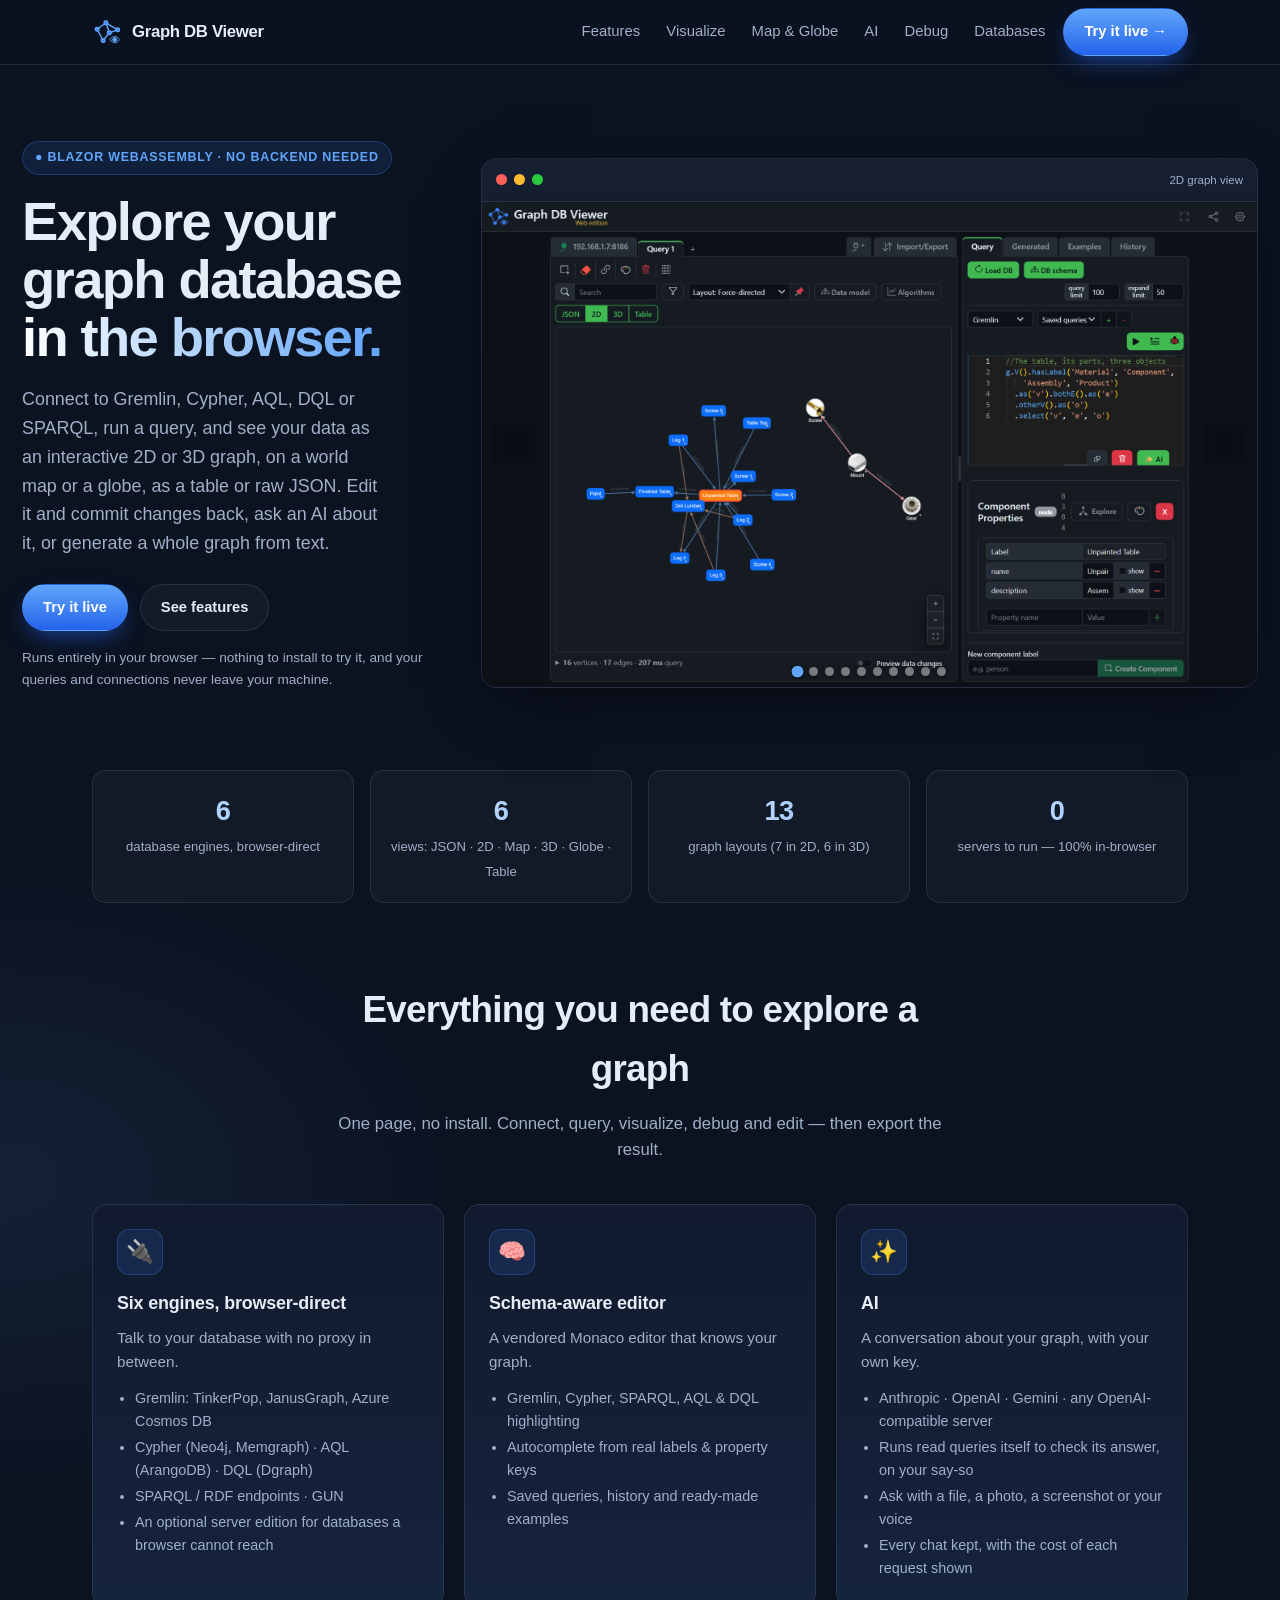
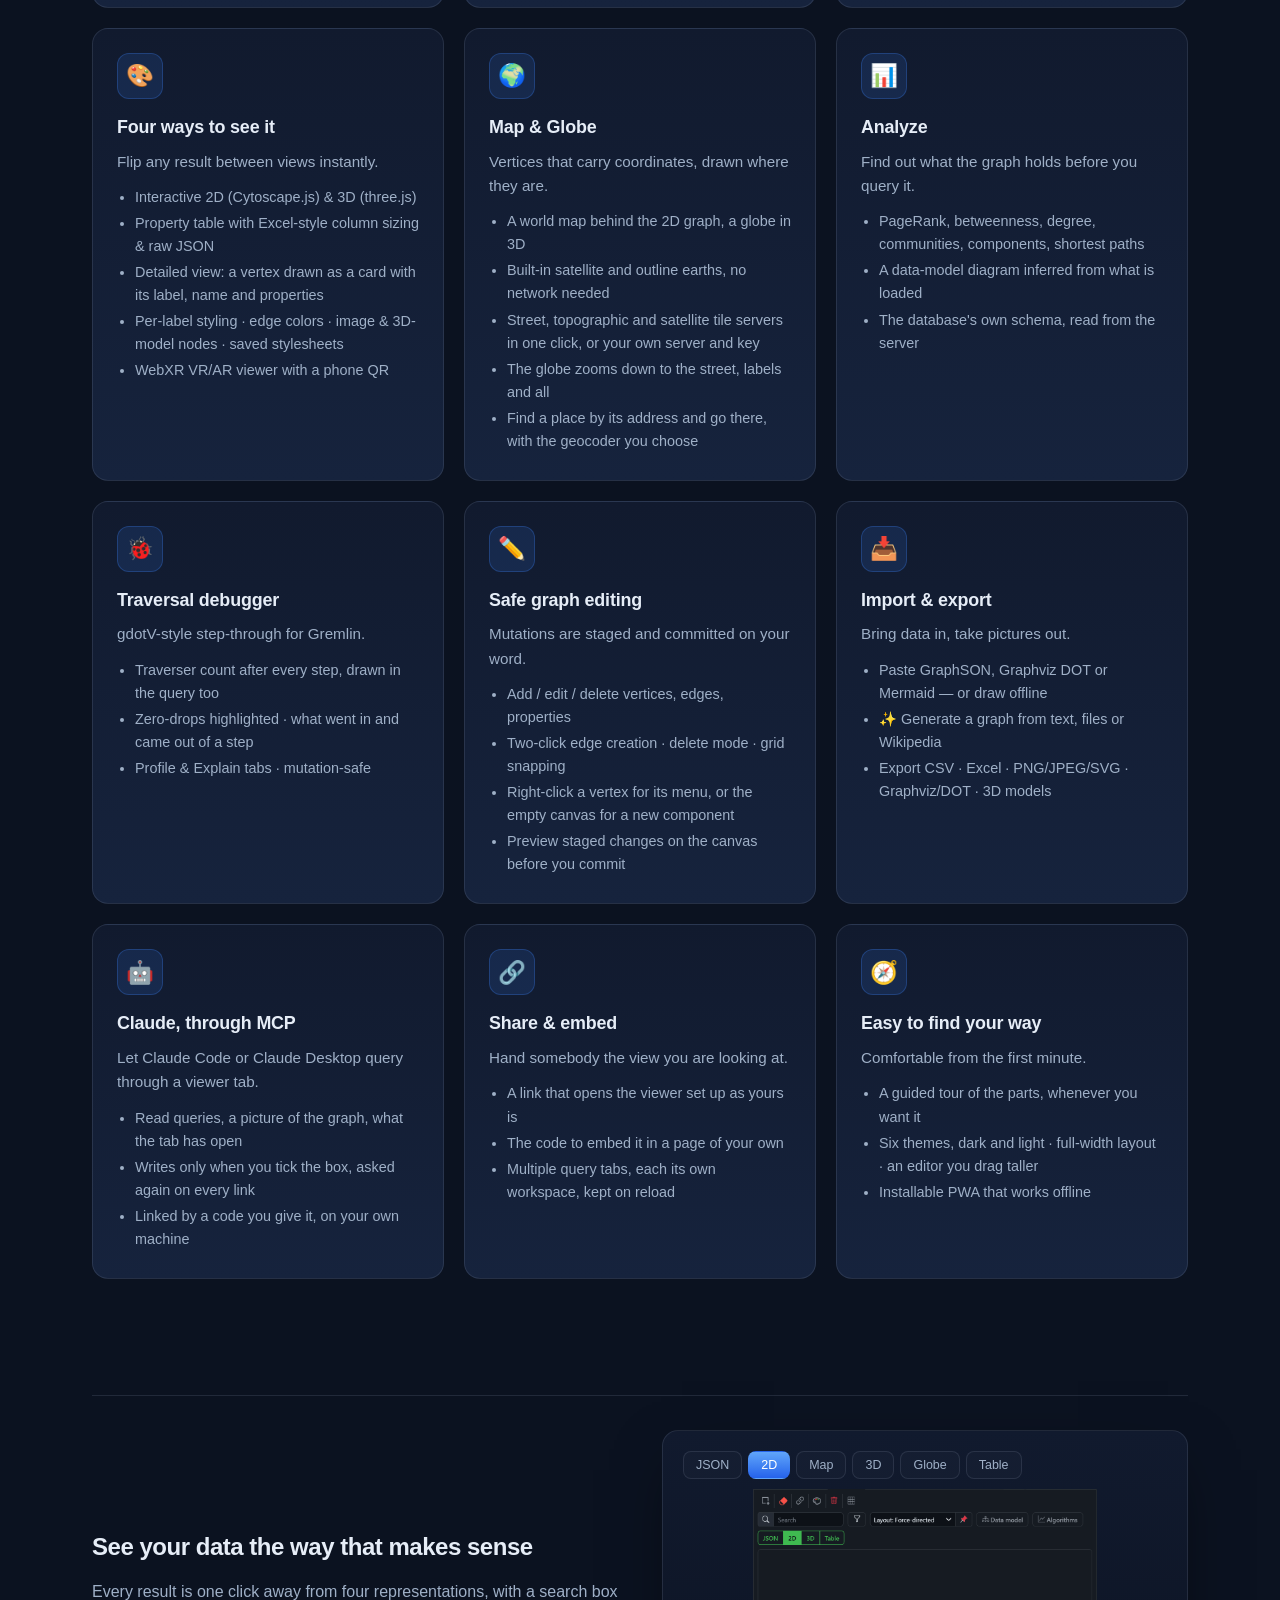
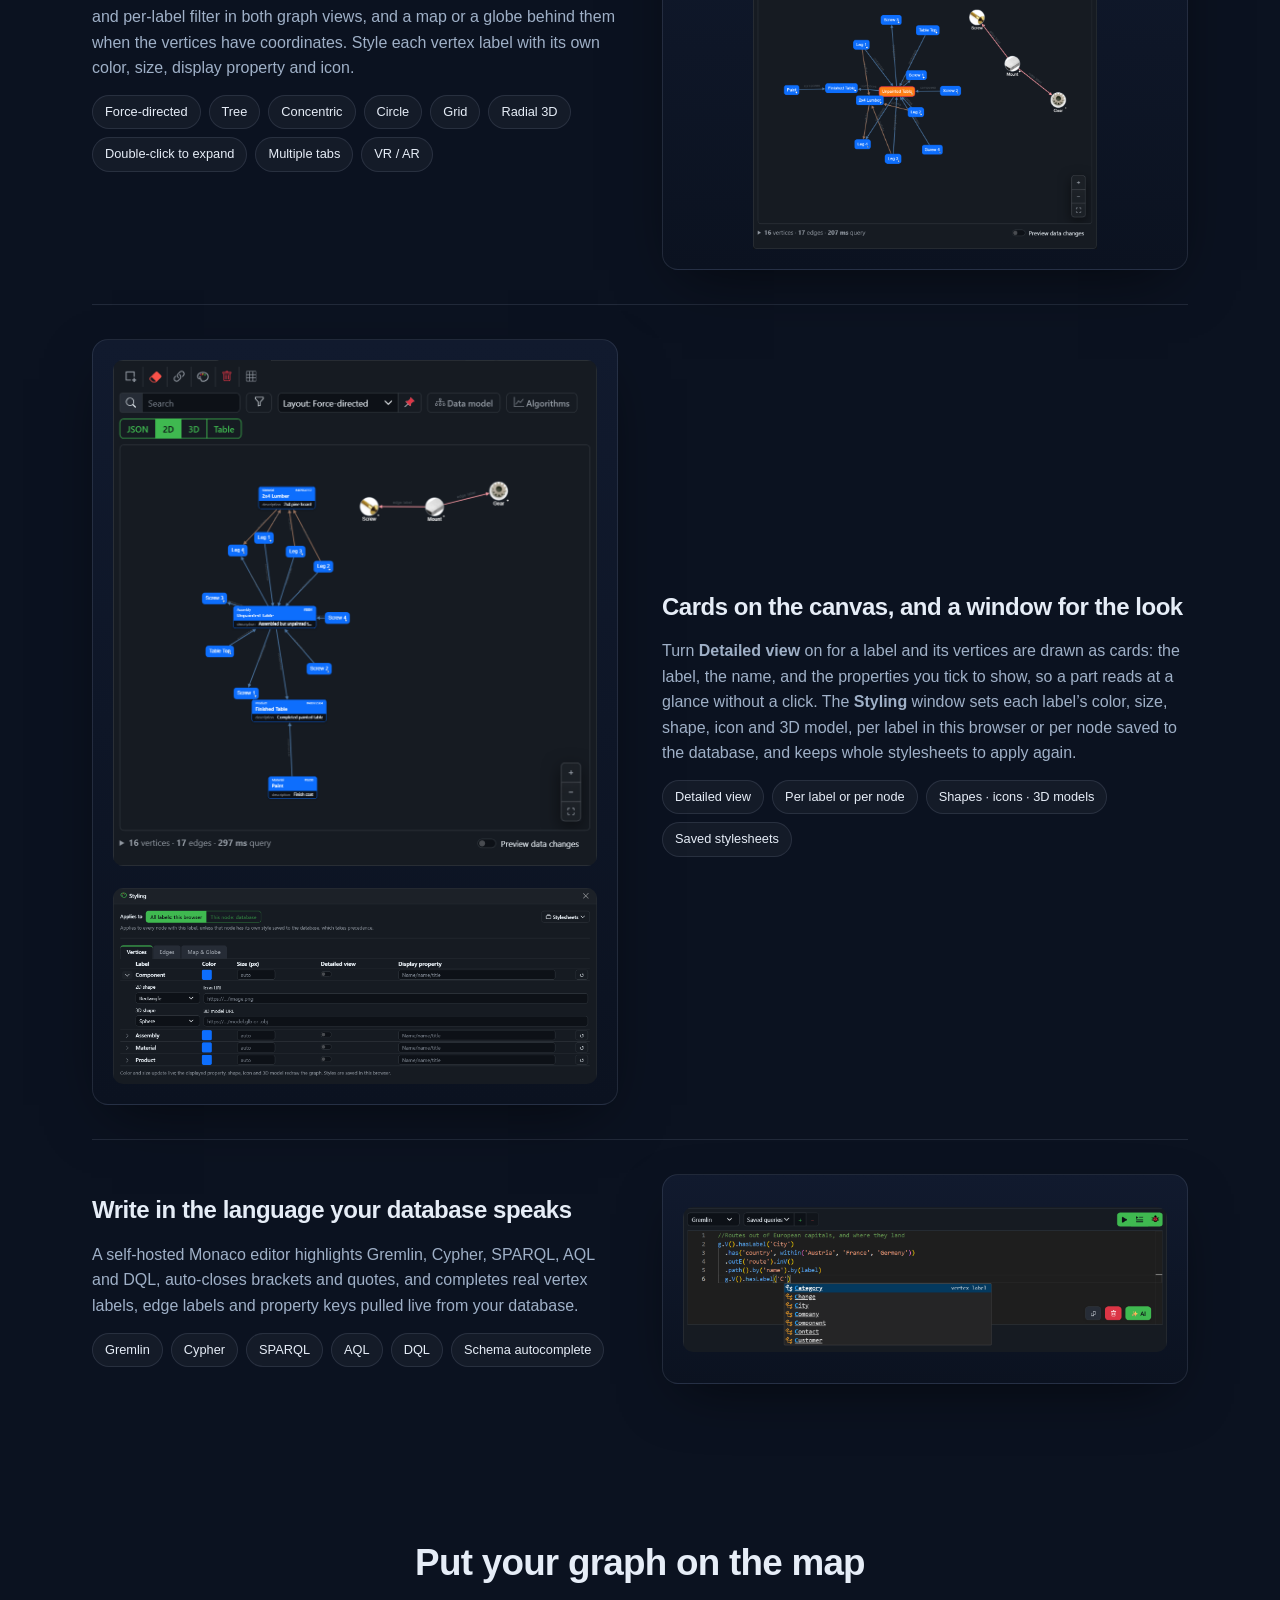
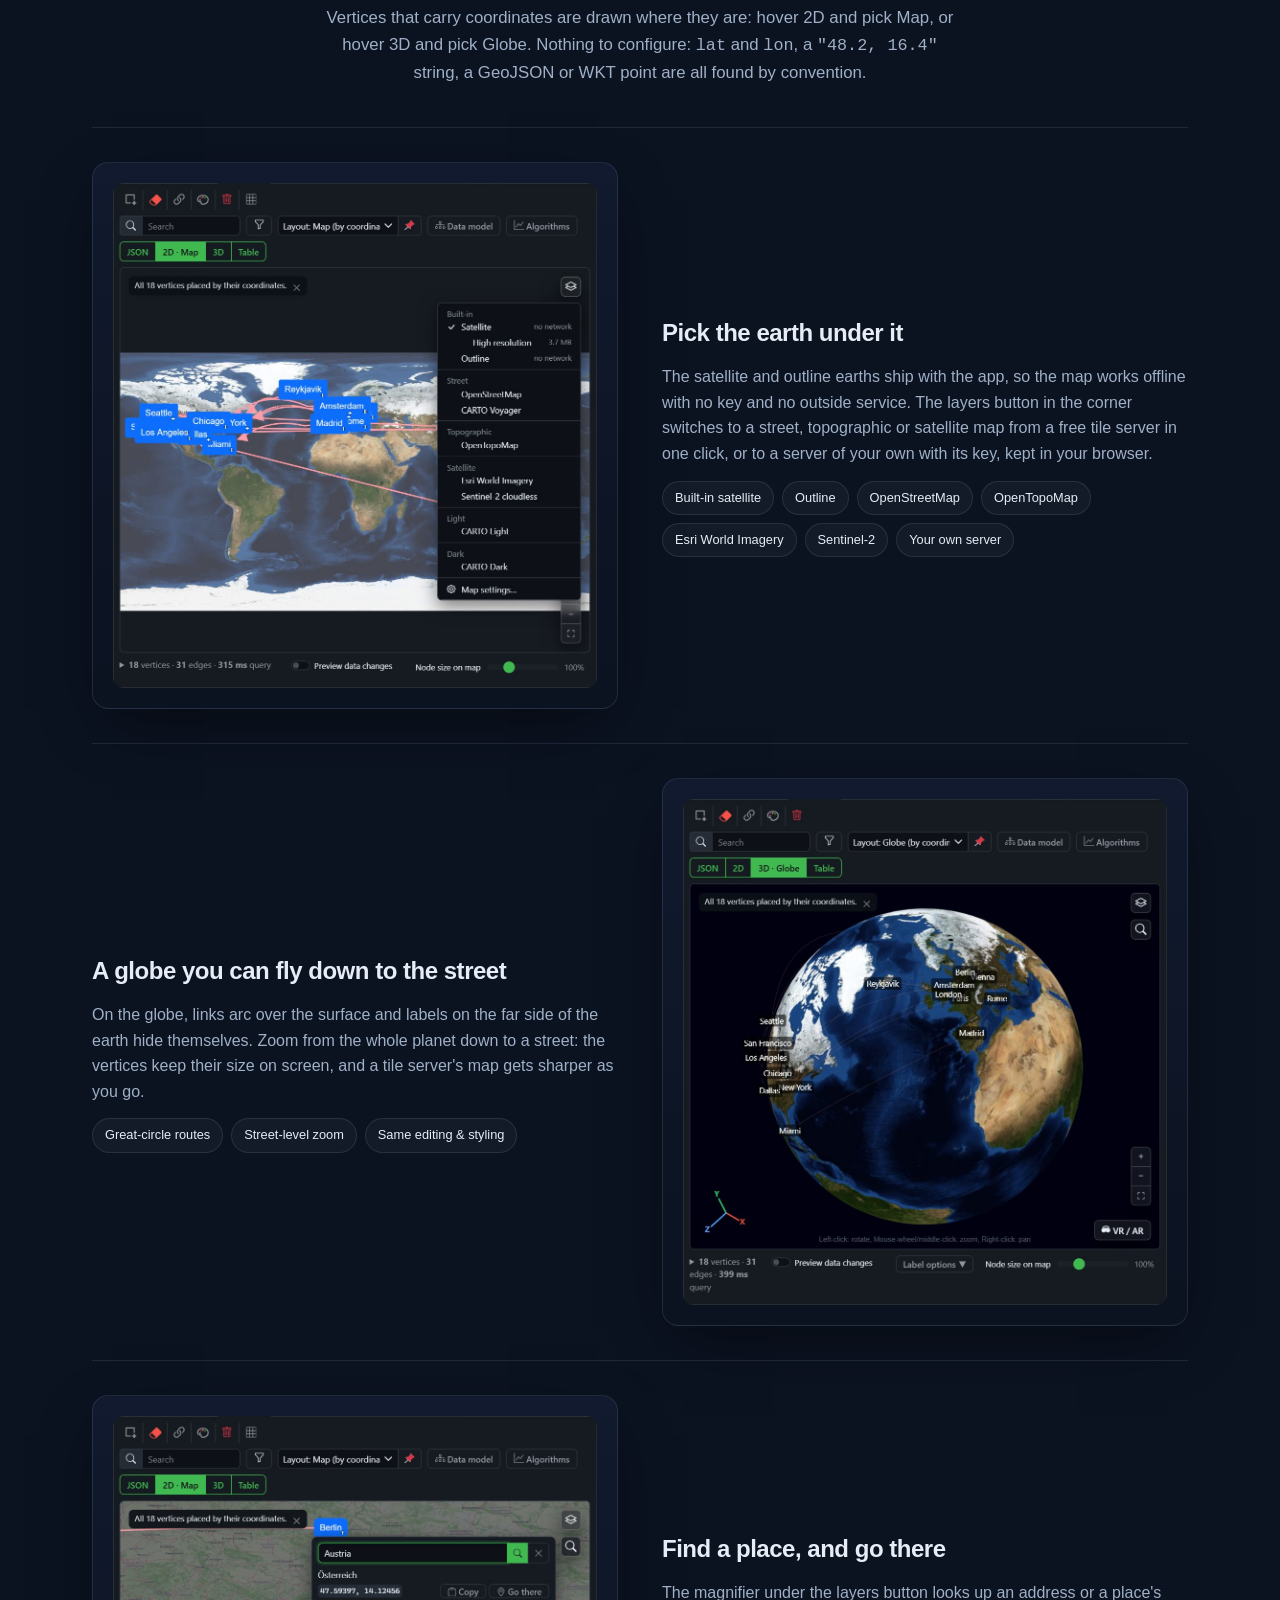
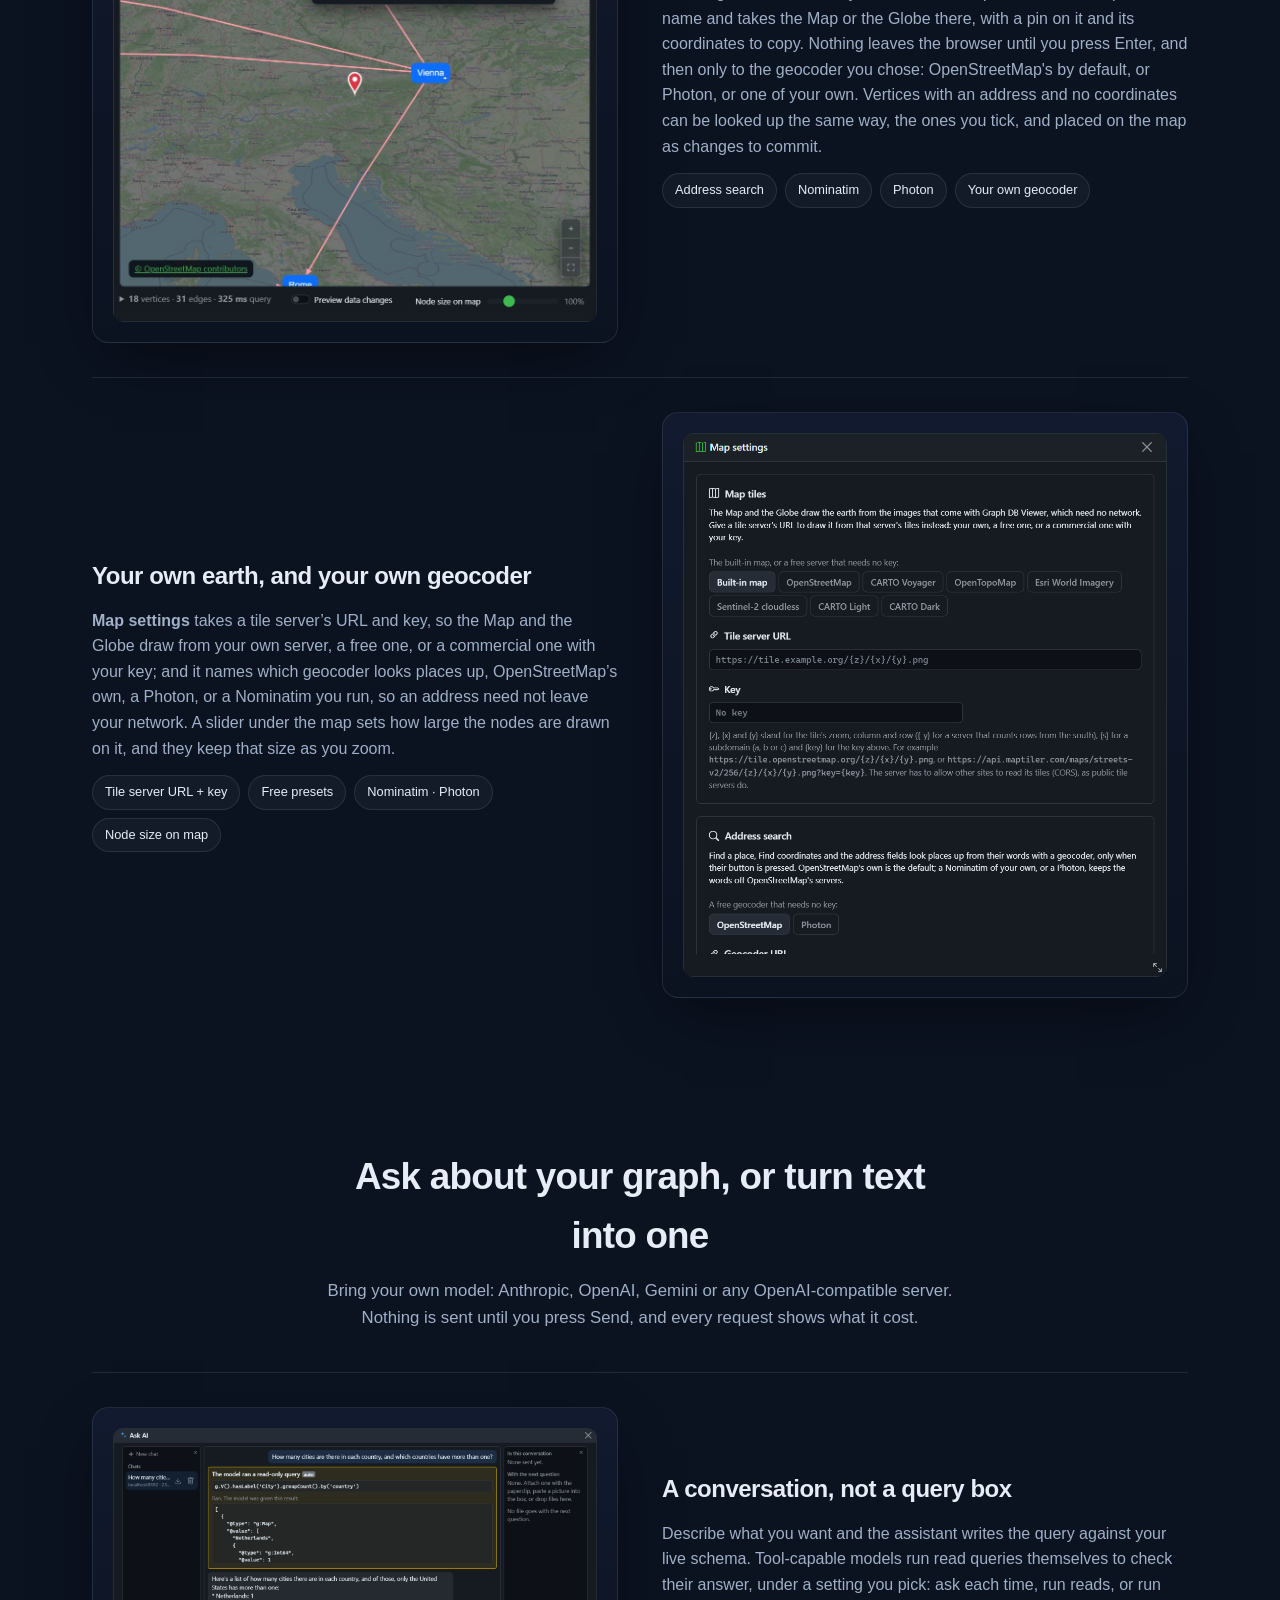
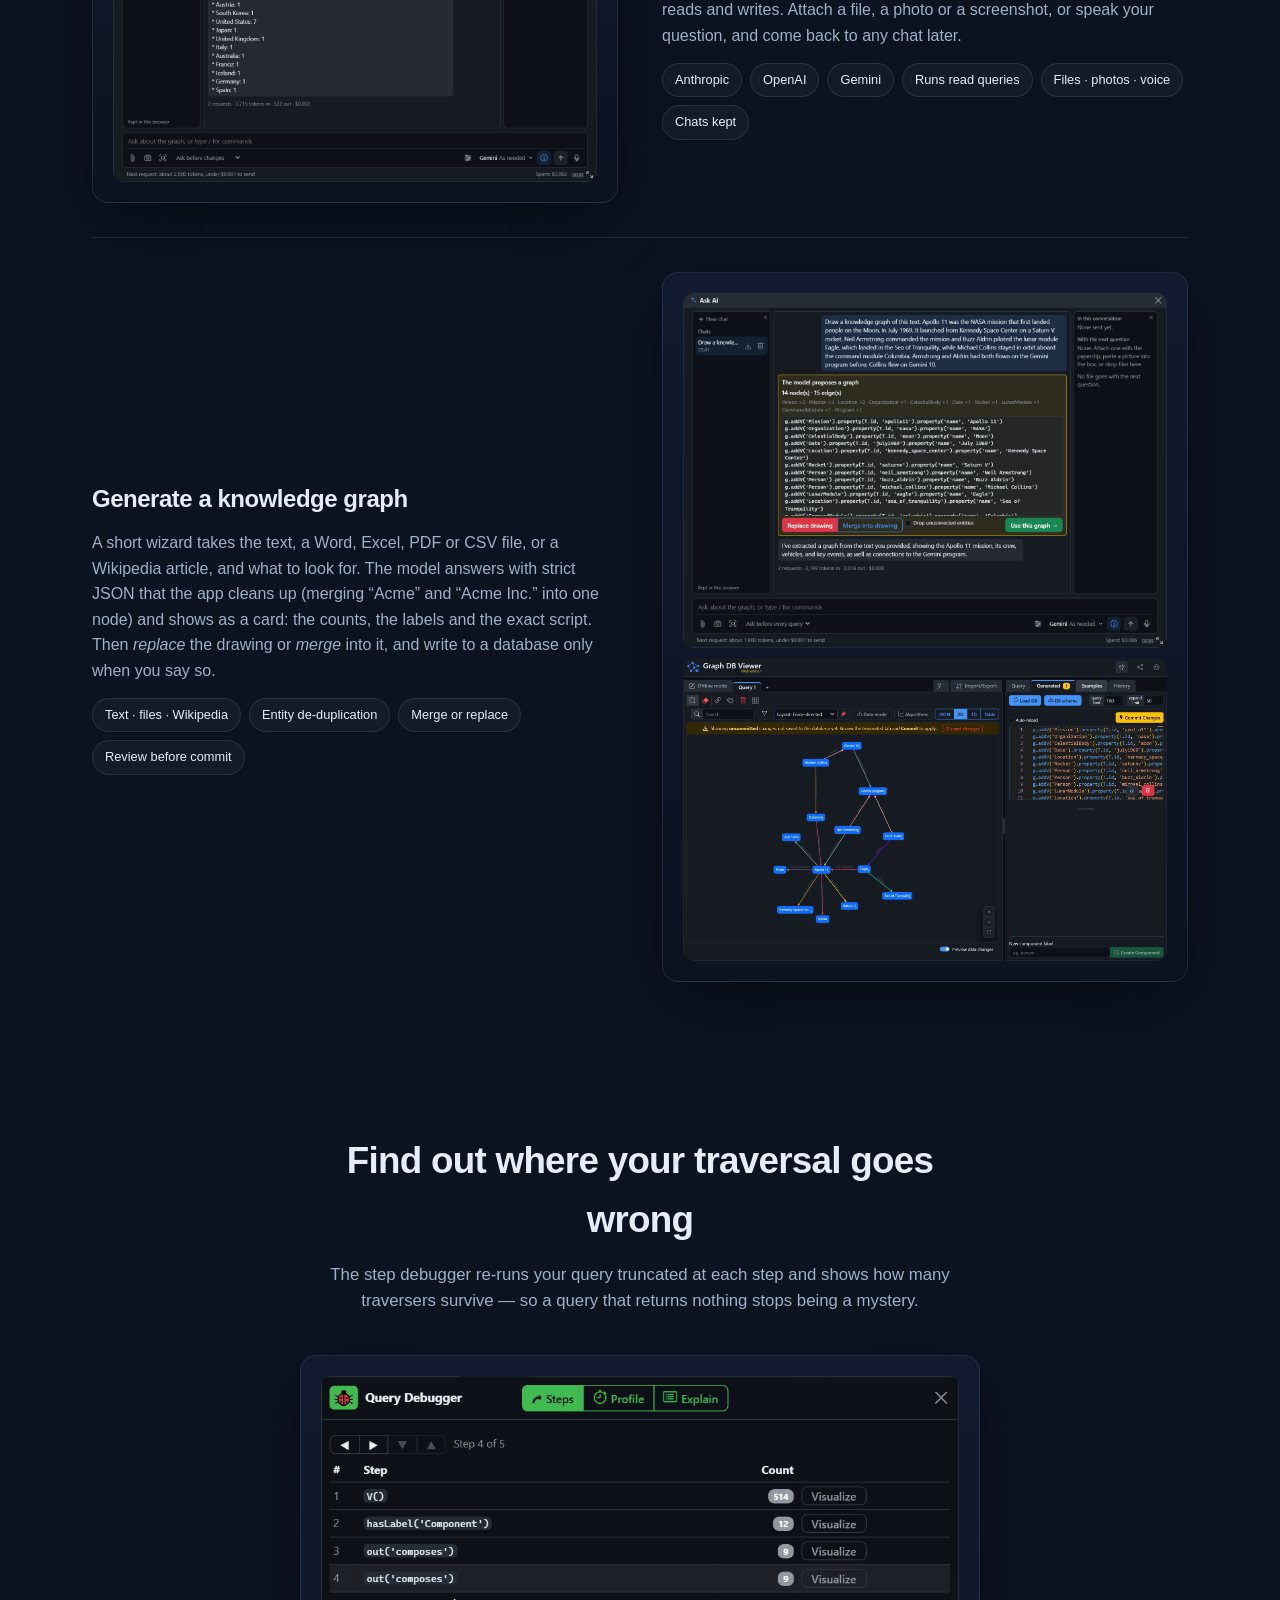
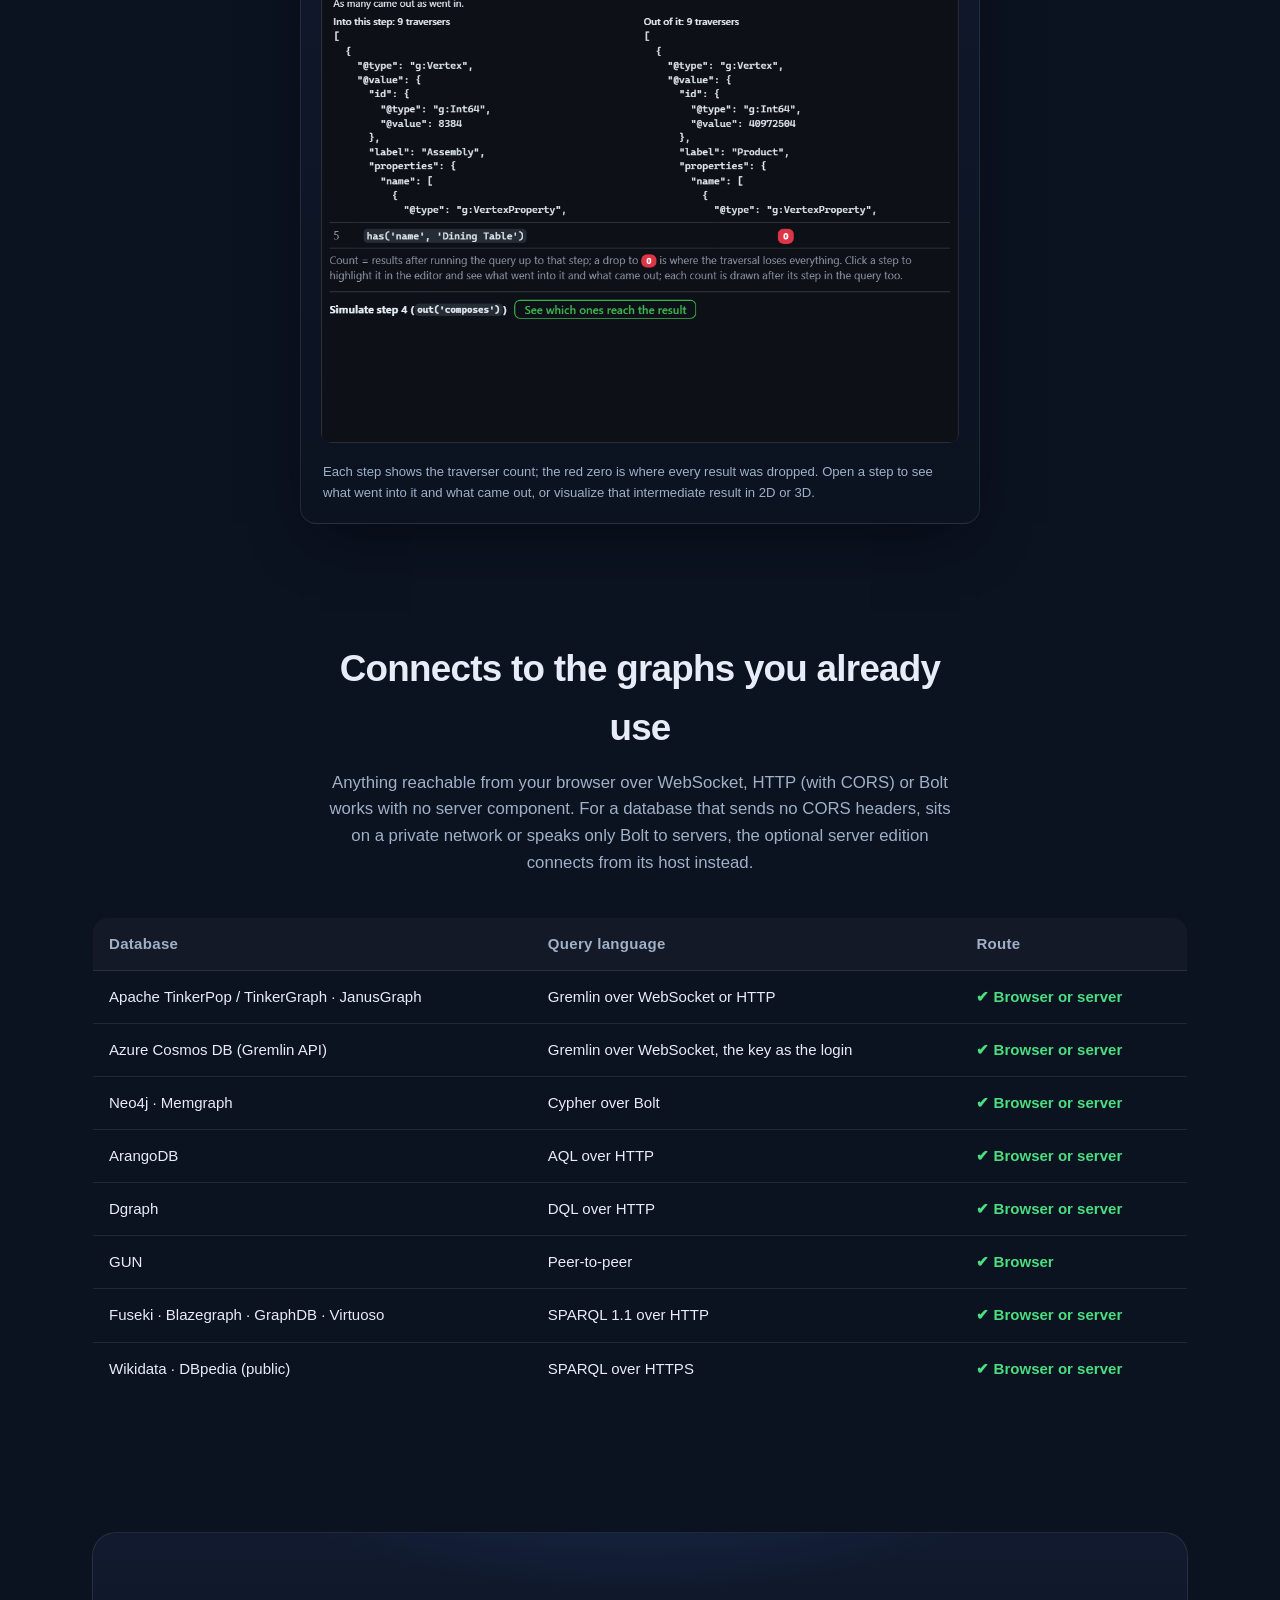
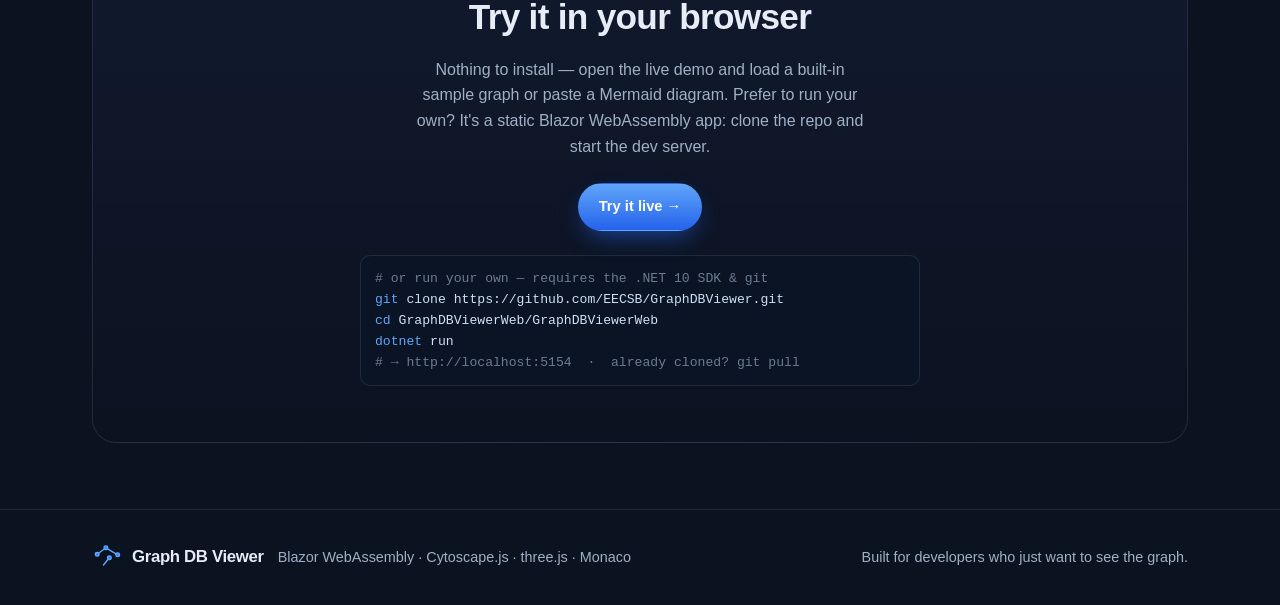
<file: GraphDBViewer.Core/wwwroot/showcase/index.html>
<!DOCTYPE html>
<html lang="en">
<head>
<meta charset="utf-8" />
<meta name="viewport" content="width=device-width, initial-scale=1.0" />
<!-- Every link opens in a new tab. -->
<base target="_blank" />
<title>Graph DB Viewer — Query, visualize &amp; edit graph databases in the browser</title>
<meta name="description" content="A Blazor WebAssembly app for exploring Gremlin, Cypher, AQL, DQL and SPARQL graphs. Query, visualize in 2D, 3D, on a map or a globe, debug traversals, edit your graph, ask an AI about it or generate one from text, all in the browser." />
<link rel="icon" type="image/svg+xml" href="../graph-viewer-icon.svg" />
<style>
  :root{
    --blue:#3B82F6;
    --blue-600:#2563eb;
    --blue-400:#60a5fa;
    --ink:#0b1220;
    --panel:#111a2e;
    --panel-2:#16233d;
    --line:rgba(148,163,184,.16);
    --text:#e6edf7;
    --muted:#9fb0c7;
    --radius:16px;
    --maxw:1140px;
    --shadow:0 20px 60px -20px rgba(0,0,0,.6);
  }
  *{box-sizing:border-box}
  html{scroll-behavior:smooth}
  body{
    margin:0;
    font-family:-apple-system,BlinkMacSystemFont,"Segoe UI",Roboto,Helvetica,Arial,"Apple Color Emoji","Segoe UI Emoji",sans-serif;
    color:var(--text);
    background:
      radial-gradient(1100px 600px at 82% -10%, rgba(59,130,246,.18), transparent 60%),
      radial-gradient(900px 600px at 0% 10%, rgba(96,165,250,.10), transparent 55%),
      var(--ink);
    line-height:1.6;
    -webkit-font-smoothing:antialiased;
  }
  a{color:inherit;text-decoration:none}
  .wrap{max-width:var(--maxw);margin:0 auto;padding:0 22px}
  .muted{color:var(--muted)}
  .accent{color:var(--blue-400)}

  /* Nav */
  header.nav{position:sticky;top:0;z-index:50;backdrop-filter:blur(10px);
    background:rgba(11,18,32,.72);border-bottom:1px solid var(--line)}
  .nav-inner{display:flex;align-items:center;gap:18px;height:64px}
  .brand{display:flex;align-items:center;gap:10px;font-weight:800;letter-spacing:-.02em;font-size:1.05rem}
  .brand svg{width:30px;height:26px}
  .nav-links{display:flex;gap:26px;margin-left:auto;font-size:.93rem}
  .nav-links a{color:var(--muted);transition:color .15s}
  .nav-links a:hover{color:var(--text)}
  .btn{display:inline-flex;align-items:center;gap:8px;border-radius:999px;padding:11px 20px;
    font-weight:650;font-size:.92rem;border:1px solid transparent;cursor:pointer;transition:transform .12s ease, box-shadow .2s, background .2s}
  .btn:hover{transform:translateY(-1px)}
  .btn-primary{background:linear-gradient(180deg,var(--blue-400),var(--blue-600));color:#fff;
    box-shadow:0 10px 24px -8px rgba(37,99,235,.7)}
  .btn-ghost{background:rgba(255,255,255,.04);border-color:var(--line);color:var(--text)}
  @media(max-width:760px){.nav-links{display:none}}

  /* Hero */
  /* Wider than the page's column, most of it the slideshow (2026-11-06, the user: the pictures bigger). */
  .hero{padding:76px 0 54px;display:grid;grid-template-columns:minmax(0,.8fr) minmax(0,1.5fr);gap:44px;align-items:center;
    width:min(1480px,calc(100vw - 44px));margin-left:calc((100% - min(1480px,calc(100vw - 44px))) / 2)}
  .eyebrow{display:inline-flex;align-items:center;gap:8px;font-size:.78rem;font-weight:650;letter-spacing:.06em;
    text-transform:uppercase;color:var(--blue-400);background:rgba(59,130,246,.12);
    border:1px solid rgba(59,130,246,.28);padding:6px 12px;border-radius:999px}
  h1{font-size:clamp(2.1rem,4.6vw,3.4rem);line-height:1.07;letter-spacing:-.03em;margin:18px 0 16px;font-weight:830}
  h1 .grad{background:linear-gradient(90deg,#fff,var(--blue-400));-webkit-background-clip:text;background-clip:text;color:transparent}
  .lede{font-size:1.12rem;color:var(--muted);max-width:36ch}
  .hero-cta{display:flex;gap:12px;margin-top:26px;flex-wrap:wrap}
  .hero-note{margin-top:16px;font-size:.85rem;color:var(--muted)}
  .hero-note code{background:rgba(255,255,255,.06);border:1px solid var(--line);padding:2px 7px;border-radius:6px;font-size:.85em}
  @media(max-width:860px){.hero{grid-template-columns:1fr;padding-top:48px}}

  /* Hero visual */
  .viz{position:relative;border:1px solid var(--line);border-radius:var(--radius);
    background:linear-gradient(180deg,var(--panel),var(--ink));box-shadow:var(--shadow);overflow:hidden}
  .viz .titlebar{display:flex;align-items:center;gap:7px;padding:12px 14px;border-bottom:1px solid var(--line);background:rgba(255,255,255,.02)}
  .dot{width:11px;height:11px;border-radius:50%}
  .viz .tag{margin-left:auto;font-size:.72rem;color:var(--muted)}
  .viz svg{display:block;width:100%;height:auto}
  .node{fill:var(--blue)}
  .node.alt{fill:#22d3ee}
  .node.alt2{fill:#a78bfa}
  .edge{stroke:rgba(148,163,184,.5);stroke-width:1.6}
  .pulse{animation:pulse 2.6s ease-in-out infinite}
  @keyframes pulse{0%,100%{opacity:.55}50%{opacity:1}}
  .float{animation:float 6s ease-in-out infinite}
  @keyframes float{0%,100%{transform:translateY(0)}50%{transform:translateY(-6px)}}

  /* Hero app slideshow */
  .viz .slides{position:relative;overflow:hidden;background:var(--ink)}
  .viz .slide{display:block;width:100%;opacity:0;transition:opacity .7s ease}
  .viz .slide:first-child{position:relative;height:auto} /* the in-flow sizer — all shots share one size */
  .viz .slide:not(:first-child){position:absolute;inset:0;height:100%;object-fit:cover;object-position:top}
  .viz .slide.on{opacity:1}
  .viz .dots{position:absolute;left:0;right:0;bottom:11px;display:flex;gap:7px;justify-content:center;z-index:2}
  .viz .dot-btn{width:9px;height:9px;border-radius:50%;border:0;padding:0;cursor:pointer;
    background:rgba(255,255,255,.42);box-shadow:0 1px 4px rgba(0,0,0,.55);transition:background .2s,transform .2s}
  .viz .dot-btn:hover{background:rgba(255,255,255,.7)}
  .viz .dot-btn.on{background:var(--blue-400);transform:scale(1.3)}
  /* Arrows to go through the pictures, beside the dots (2026-11-06, the user). */
  .viz .slide-nav{position:absolute;top:50%;transform:translateY(-50%);z-index:3;width:42px;height:42px;border-radius:50%;
    display:flex;align-items:center;justify-content:center;padding:0;border:1px solid rgba(255,255,255,.2);
    background:rgba(8,13,26,.62);color:#fff;cursor:pointer;opacity:.85;transition:opacity .2s,background .2s;
    backdrop-filter:blur(4px)}
  .viz .slide-nav:hover,.viz .slide-nav:focus-visible{opacity:1;background:rgba(37,99,235,.88)}
  .viz .slide-nav.prev{left:12px}
  .viz .slide-nav.next{right:12px}
  .viz .slide-nav svg{width:18px;height:18px}
  .viz .slides,.viewimg,.feature-media img,section img{cursor:zoom-in}

  /* A picture opened large, any on the page (2026-11-06, the user), its caption under it; arrows and the arrow keys go
     through them all, and Esc or a click beside it closes it. */
  .lb{position:fixed;inset:0;z-index:100;display:flex;align-items:center;justify-content:center;padding:56px 80px;
    background:rgba(3,7,18,.92);backdrop-filter:blur(6px)}
  .lb[hidden]{display:none}
  .lb figure{margin:0;display:flex;flex-direction:column;align-items:center;gap:12px;max-width:100%;max-height:100%}
  .lb img{display:block;max-width:100%;max-height:calc(100vh - 150px);width:auto;height:auto;border-radius:10px;
    border:1px solid var(--line);box-shadow:var(--shadow);cursor:default}
  .lb figcaption{color:var(--muted);font-size:.92rem;text-align:center;max-width:80ch}
  .lb-btn{position:absolute;width:46px;height:46px;border-radius:50%;padding:0;border:1px solid rgba(255,255,255,.2);
    background:rgba(15,23,42,.75);color:#fff;display:flex;align-items:center;justify-content:center;cursor:pointer;
    transition:background .2s}
  .lb-btn:hover,.lb-btn:focus-visible{background:rgba(37,99,235,.88)}
  .lb-btn svg{width:20px;height:20px}
  .lb-prev{left:18px;top:50%;transform:translateY(-50%)}
  .lb-next{right:18px;top:50%;transform:translateY(-50%)}
  .lb-close{top:16px;right:18px}
  .lb-count{position:absolute;top:28px;left:26px;color:var(--muted);font-size:.85rem}
  @media(max-width:640px){.lb{padding:64px 12px}.lb-prev{left:6px}.lb-next{right:6px}}

  /* Stats strip */
  .stats{display:grid;grid-template-columns:repeat(4,1fr);gap:16px;margin:12px 0 20px}
  .stat{background:rgba(255,255,255,.03);border:1px solid var(--line);border-radius:14px;padding:18px 16px;text-align:center}
  .stat b{display:block;font-size:1.7rem;letter-spacing:-.02em;background:linear-gradient(90deg,#fff,var(--blue-400));
    -webkit-background-clip:text;background-clip:text;color:transparent}
  .stat span{font-size:.82rem;color:var(--muted)}
  @media(max-width:680px){.stats{grid-template-columns:repeat(2,1fr)}}

  /* Sections */
  section{padding:58px 0}
  .sec-head{text-align:center;max-width:640px;margin:0 auto 40px}
  .sec-head h2{font-size:clamp(1.7rem,3.2vw,2.3rem);letter-spacing:-.02em;margin:0 0 12px;font-weight:800}
  .sec-head p{color:var(--muted);margin:0;font-size:1.05rem}

  .grid{display:grid;grid-template-columns:repeat(3,1fr);gap:20px}
  @media(max-width:900px){.grid{grid-template-columns:repeat(2,1fr)}}
  @media(max-width:600px){.grid{grid-template-columns:1fr}}
  .card{background:linear-gradient(180deg,var(--panel),var(--panel-2));border:1px solid var(--line);
    border-radius:var(--radius);padding:24px;transition:transform .18s ease,border-color .18s ease,box-shadow .18s}
  .card:hover{transform:translateY(-4px);border-color:rgba(96,165,250,.4);box-shadow:var(--shadow)}
  .card .ico{width:46px;height:46px;border-radius:12px;display:grid;place-items:center;font-size:1.4rem;
    background:rgba(59,130,246,.14);border:1px solid rgba(59,130,246,.28);margin-bottom:14px}
  .card h3{margin:0 0 8px;font-size:1.12rem;letter-spacing:-.01em}
  .card p{margin:0;color:var(--muted);font-size:.95rem}
  .card ul{margin:12px 0 0;padding-left:18px;color:var(--muted);font-size:.9rem}
  .card ul li{margin:3px 0}

  /* Alternating feature rows */
  .feature{display:grid;grid-template-columns:1fr 1fr;gap:44px;align-items:center;padding:34px 0;border-top:1px solid var(--line)}
  .feature:nth-child(even) .feature-media{order:-1}
  @media(max-width:820px){.feature{grid-template-columns:1fr}.feature:nth-child(even) .feature-media{order:0}}
  .feature h3{font-size:1.5rem;letter-spacing:-.02em;margin:0 0 12px}
  .feature p{color:var(--muted);margin:0 0 14px}
  .chips{display:flex;flex-wrap:wrap;gap:8px}
  .chip{font-size:.8rem;padding:6px 12px;border-radius:999px;background:rgba(255,255,255,.04);border:1px solid var(--line);color:var(--text)}
  .feature-media{background:linear-gradient(180deg,var(--panel),var(--ink));border:1px solid var(--line);
    border-radius:var(--radius);padding:20px;box-shadow:var(--shadow);min-height:210px;display:flex;flex-direction:column;gap:10px;justify-content:center}

  /* mock UI bits */
  .code{font-family:ui-monospace,SFMono-Regular,Menlo,Consolas,monospace;font-size:.82rem;background:#0a1424;
    border:1px solid var(--line);border-radius:10px;padding:12px 14px;color:#cfe0f7;overflow:auto}
  .code .k{color:#60a5fa}.code .s{color:#7ee787}.code .m{color:#c792ea}.code .c{color:#6b7c93}
  .viewtabs{display:flex;gap:6px;flex-wrap:wrap}
  .vtab{font-size:.78rem;font-family:inherit;padding:6px 12px;border-radius:8px;border:1px solid var(--line);color:var(--muted);background:rgba(255,255,255,.02);cursor:pointer;transition:color .15s,background .15s}
  .vtab:hover{color:var(--text)}
  .vtab.on{color:#fff;background:linear-gradient(180deg,var(--blue-400),var(--blue-600));border-color:transparent}
  .viewimg{display:block;width:100%;height:auto;max-height:360px;object-fit:contain;border-radius:10px}
  .steprow{display:flex;justify-content:space-between;align-items:center;font-family:ui-monospace,Menlo,Consolas,monospace;
    font-size:.8rem;padding:7px 12px;border:1px solid var(--line);border-radius:8px;background:rgba(255,255,255,.02)}
  .steprow.zero{border-color:rgba(248,113,113,.5);background:rgba(248,113,113,.08)}
  .count{color:var(--blue-400);font-weight:700}
  .count.zero{color:#f87171}

  /* DB table */
  .dbtable{width:100%;border-collapse:collapse;border:1px solid var(--line);border-radius:var(--radius);overflow:hidden}
  .dbtable th,.dbtable td{text-align:left;padding:14px 16px;border-bottom:1px solid var(--line);font-size:.94rem}
  .dbtable th{background:rgba(255,255,255,.03);color:var(--muted);font-weight:650;letter-spacing:.02em}
  .dbtable tr:last-child td{border-bottom:none}
  .ok{color:#4ade80;font-weight:650}

  /* CTA */
  .cta{margin:20px 0 8px;text-align:center;padding:56px 28px;border:1px solid var(--line);border-radius:24px;
    background:radial-gradient(700px 300px at 50% -30%,rgba(59,130,246,.25),transparent 70%),linear-gradient(180deg,var(--panel),var(--ink))}
  .cta h2{font-size:clamp(1.6rem,3vw,2.2rem);margin:0 0 12px;letter-spacing:-.02em}
  .cta p{color:var(--muted);max-width:52ch;margin:0 auto 24px}
  .cta .btns{display:flex;gap:12px;justify-content:center;flex-wrap:wrap}

  footer{border-top:1px solid var(--line);padding:34px 0;color:var(--muted);font-size:.9rem}
  .foot-inner{display:flex;align-items:center;gap:14px;flex-wrap:wrap}
  .foot-inner .brand{color:var(--text)}
  .foot-inner .sp{margin-left:auto}

  /* reveal */
  .reveal{opacity:0;transform:translateY(18px);transition:opacity .6s ease,transform .6s ease}
  .reveal.in{opacity:1;transform:none}

  /* The standalone app's own words, and the ones standing in for them when the page is shown as a plugin (as-plugin). */
  .as-plugin .standalone-only{display:none !important}
  html:not(.as-plugin) .plugin-only{display:none !important}
</style>
<!--
  Shown inside another app as one of its plugins, the page's address says so (shown=plugin, which ViewerPlugin's
  registration adds, 2026-11-07): the standalone app's own words - its live demo, that it needs no backend, how to clone
  and run it - give way to ones that fit there. Read before the page draws, so neither set flashes up.
-->
<script>
  if (new URLSearchParams(location.search).get('shown') === 'plugin')
    document.documentElement.classList.add('as-plugin');
</script>
</head>
<body>

<!-- NAV -->
<header class="nav">
  <div class="wrap nav-inner">
    <a class="brand" href="#top">
      <svg viewBox="-10 -15 100 90" fill="none" stroke="#60a5fa" stroke-width="3" xmlns="http://www.w3.org/2000/svg">
        <g transform="scale(1.59) translate(-16.6,-8.49)">
          <g transform="rotate(-5)">
            <line x1="18.42" y1="23.19" x2="38.64" y2="10.75"/><line x1="18.42" y1="23.19" x2="29.19" y2="48.67"/>
            <line x1="38.64" y1="10.75" x2="62.84" y2="28.17"/><line x1="38.64" y1="10.75" x2="44.17" y2="33.01"/>
            <line x1="29.19" y1="48.67" x2="44.17" y2="33.01"/><line x1="62.84" y1="28.17" x2="44.17" y2="33.01"/>
            <circle cx="18.42" cy="23.19" r="4" fill="#3B82F6"/><circle cx="38.64" cy="10.75" r="4" fill="#3B82F6"/>
            <circle cx="29.19" cy="48.67" r="4" fill="#3B82F6"/><circle cx="44.17" cy="33.01" r="4" fill="#3B82F6"/>
            <circle cx="62.84" cy="28.17" r="4" fill="#3B82F6"/>
          </g>
          <g transform="translate(32.59,21.53) scale(0.7)">
            <path d="M22 32c4-6 11-10 15-10s11 4 15 10c-4 6-11 10-15 10S26 38 22 32z" stroke="#60a5fa" fill="none"/>
            <circle cx="37" cy="32" r="6" fill="#60a5fa"/>
          </g>
        </g>
      </svg>
      Graph DB Viewer
    </a>
    <nav class="nav-links">
      <a href="#features">Features</a>
      <a href="#visualize">Visualize</a>
      <a href="#map">Map &amp; Globe</a>
      <a href="#generate">AI</a>
      <a href="#debug">Debug</a>
      <a href="#databases">Databases</a>
    </nav>
    <a class="btn btn-primary standalone-only" href="https://eecs.blog/BlazorApps/GraphDBViewer/" target="_blank" rel="noopener">Try it live &rarr;</a>
  </div>
</header>

<a id="top"></a>

<!-- HERO -->
<div class="wrap">
  <div class="hero">
    <div class="reveal in">
      <span class="eyebrow standalone-only">● Blazor WebAssembly · No backend needed</span>
      <span class="eyebrow plugin-only">● Part of this app · Blazor WebAssembly</span>
      <h1>Explore your graph database <span class="grad">in the browser.</span></h1>
      <p class="lede">Connect to Gremlin, Cypher, AQL, DQL or SPARQL, run a query, and see your data as an interactive 2D or 3D graph, on a world map or a globe, as a table or raw JSON. Edit it and commit changes back, ask an AI about it, or generate a whole graph from text.</p>
      <div class="hero-cta">
        <a class="btn btn-primary standalone-only" href="https://eecs.blog/BlazorApps/GraphDBViewer/" target="_blank" rel="noopener">Try it live</a>
        <a class="btn btn-ghost" href="#features">See features</a>
      </div>
      <p class="hero-note standalone-only">Runs entirely in your browser &mdash; nothing to install to try it, and your queries and connections never leave your machine.</p>
      <p class="hero-note plugin-only">Runs in your browser with the rest of this app &mdash; a connection goes from it straight to the database, or through the app's own server where it offers one.</p>
    </div>

    <!-- Hero app slideshow — the real app in a few different states -->
    <div class="viz reveal in" id="heroshow">
      <div class="titlebar">
        <span class="dot" style="background:#ff5f56"></span>
        <span class="dot" style="background:#ffbd2e"></span>
        <span class="dot" style="background:#27c93f"></span>
        <span class="tag" id="heroTag">2D graph view</span>
      </div>
      <div class="slides">
        <img class="slide on" src="img/app-2d.png" alt="The full app showing a table's parts as an interactive 2D graph, one of them selected with its properties beside it" data-tag="2D graph view" />
        <img class="slide" src="img/app-3d.png" alt="The full app showing the same parts in the interactive 3D view" data-tag="3D graph view" />
<img class="slide" src="img/app-detailed.png" alt="The full app with Detailed view on for three labels: the lumber, the unpainted table and the finished table drawn as cards with their label, name and description" data-tag="Detailed view" />
        <img class="slide" src="img/app-map.jpg" alt="The full app showing cities and the routes between them on a satellite world map" data-tag="Map" />
        <img class="slide" src="img/app-place.jpg" alt="The full app with Find a place open on the Map: Austria found and pinned, its cities linked by rail on a street map" data-tag="Find a place" />
        <img class="slide" src="img/app-globe.jpg" alt="The full app showing the same cities and routes on a 3D globe, seen over the North Atlantic" data-tag="Globe" />
        <img class="slide" src="img/app-table.png" alt="The full app showing the results as a vertices and edges table" data-tag="Table view" />
        <img class="slide" src="img/app-json.png" alt="The full app showing the raw JSON results" data-tag="JSON results" />
        <img class="slide" src="img/app-debug.png" alt="The full app showing the step-through traversal debugger, a step opened to show what went in and what came out" data-tag="Traversal debugger" />
        <img class="slide" src="img/app-ai.png" alt="The full app with the AI window open: the model ran a query against the graph and answered from its result" data-tag="AI" />
        <button type="button" class="slide-nav prev" id="heroPrev" aria-label="Previous picture"><svg viewBox="0 0 16 16" fill="none" stroke="currentColor" stroke-width="2" stroke-linecap="round" stroke-linejoin="round" aria-hidden="true"><path d="M10 3 5 8l5 5"/></svg></button>
        <button type="button" class="slide-nav next" id="heroNext" aria-label="Next picture"><svg viewBox="0 0 16 16" fill="none" stroke="currentColor" stroke-width="2" stroke-linecap="round" stroke-linejoin="round" aria-hidden="true"><path d="M6 3l5 5-5 5"/></svg></button>
      </div>
      <div class="dots" id="heroDots"></div>
    </div>
  </div>

  <!-- STATS -->
  <div class="stats reveal">
    <div class="stat"><b>6</b><span>database engines, browser-direct</span></div>
    <div class="stat"><b>6</b><span>views: JSON · 2D · Map · 3D · Globe · Table</span></div>
    <div class="stat"><b>13</b><span>graph layouts (7 in 2D, 6 in 3D)</span></div>
    <div class="stat standalone-only"><b>0</b><span>servers to run — 100% in-browser</span></div>
    <div class="stat plugin-only"><b>5</b><span>query languages: Gremlin · Cypher · AQL · DQL · SPARQL</span></div>
  </div>
</div>

<!-- FEATURE GRID -->
<section id="features">
  <div class="wrap">
    <div class="sec-head reveal">
      <h2>Everything you need to explore a graph</h2>
      <p>One page, no install. Connect, query, visualize, debug and edit — then export the result.</p>
    </div>
    <div class="grid">
      <div class="card reveal"><div class="ico">🔌</div>
        <h3>Six engines, browser-direct</h3>
        <p>Talk to your database with no proxy in between.</p>
        <ul>
          <li>Gremlin: TinkerPop, JanusGraph, Azure Cosmos DB</li>
          <li>Cypher (Neo4j, Memgraph) · AQL (ArangoDB) · DQL (Dgraph)</li>
          <li>SPARQL / RDF endpoints · GUN</li>
          <li>An optional server edition for databases a browser cannot reach</li>
        </ul>
      </div>
      <div class="card reveal"><div class="ico">🧠</div>
        <h3>Schema-aware editor</h3>
        <p>A vendored Monaco editor that knows your graph.</p>
        <ul>
          <li>Gremlin, Cypher, SPARQL, AQL &amp; DQL highlighting</li>
          <li>Autocomplete from real labels &amp; property keys</li>
          <li>Saved queries, history and ready-made examples</li>
        </ul>
      </div>
      <div class="card reveal"><div class="ico">✨</div>
        <h3>AI</h3>
        <p>A conversation about your graph, with your own key.</p>
        <ul>
          <li>Anthropic · OpenAI · Gemini · any OpenAI-compatible server</li>
          <li>Runs read queries itself to check its answer, on your say-so</li>
          <li>Ask with a file, a photo, a screenshot or your voice</li>
          <li>Every chat kept, with the cost of each request shown</li>
        </ul>
      </div>
      <div class="card reveal"><div class="ico">🎨</div>
        <h3>Four ways to see it</h3>
        <p>Flip any result between views instantly.</p>
        <ul>
          <li>Interactive 2D (Cytoscape.js) &amp; 3D (three.js)</li>
          <li>Property table with Excel-style column sizing &amp; raw JSON</li>
          <li>Detailed view: a vertex drawn as a card with its label, name and properties</li>
          <li>Per-label styling · edge colors · image &amp; 3D-model nodes · saved stylesheets</li>
          <li>WebXR VR/AR viewer with a phone QR</li>
        </ul>
      </div>
      <div class="card reveal"><div class="ico">🌍</div>
        <h3>Map &amp; Globe</h3>
        <p>Vertices that carry coordinates, drawn where they are.</p>
        <ul>
          <li>A world map behind the 2D graph, a globe in 3D</li>
          <li>Built-in satellite and outline earths, no network needed</li>
          <li>Street, topographic and satellite tile servers in one click, or your own server and key</li>
          <li>The globe zooms down to the street, labels and all</li>
          <li>Find a place by its address and go there, with the geocoder you choose</li>
        </ul>
      </div>
      <div class="card reveal"><div class="ico">📊</div>
        <h3>Analyze</h3>
        <p>Find out what the graph holds before you query it.</p>
        <ul>
          <li>PageRank, betweenness, degree, communities, components, shortest paths</li>
          <li>A data-model diagram inferred from what is loaded</li>
          <li>The database's own schema, read from the server</li>
        </ul>
      </div>
      <div class="card reveal"><div class="ico">🐞</div>
        <h3>Traversal debugger</h3>
        <p>gdotV-style step-through for Gremlin.</p>
        <ul>
          <li>Traverser count after every step, drawn in the query too</li>
          <li>Zero-drops highlighted · what went in and came out of a step</li>
          <li>Profile &amp; Explain tabs · mutation-safe</li>
        </ul>
      </div>
      <div class="card reveal"><div class="ico">✏️</div>
        <h3>Safe graph editing</h3>
        <p>Mutations are staged and committed on your word.</p>
        <ul>
          <li>Add / edit / delete vertices, edges, properties</li>
          <li>Two-click edge creation · delete mode · grid snapping</li>
          <li>Right-click a vertex for its menu, or the empty canvas for a new component</li>
          <li>Preview staged changes on the canvas before you commit</li>
        </ul>
      </div>
      <div class="card reveal"><div class="ico">📥</div>
        <h3>Import &amp; export</h3>
        <p>Bring data in, take pictures out.</p>
        <ul>
          <li>Paste GraphSON, Graphviz DOT or Mermaid — or draw offline</li>
          <li>✨ Generate a graph from text, files or Wikipedia</li>
          <li>Export CSV · Excel · PNG/JPEG/SVG · Graphviz/DOT · 3D models</li>
        </ul>
      </div>
      <div class="card reveal"><div class="ico">🤖</div>
        <h3>Claude, through MCP</h3>
        <p>Let Claude Code or Claude Desktop query through a viewer tab.</p>
        <ul>
          <li>Read queries, a picture of the graph, what the tab has open</li>
          <li>Writes only when you tick the box, asked again on every link</li>
          <li>Linked by a code you give it, on your own machine</li>
        </ul>
      </div>
      <div class="card reveal"><div class="ico">🔗</div>
        <h3>Share &amp; embed</h3>
        <p>Hand somebody the view you are looking at.</p>
        <ul>
          <li>A link that opens the viewer set up as yours is</li>
          <li>The code to embed it in a page of your own</li>
          <li>Multiple query tabs, each its own workspace, kept on reload</li>
        </ul>
      </div>
      <div class="card reveal"><div class="ico">🧭</div>
        <h3>Easy to find your way</h3>
        <p>Comfortable from the first minute.</p>
        <ul>
          <li>A guided tour of the parts, whenever you want it</li>
          <li>Six themes, dark and light · full-width layout · an editor you drag taller</li>
          <li>Installable PWA that works offline</li>
        </ul>
      </div>
    </div>
  </div>
</section>

<!-- VISUALIZE -->
<section id="visualize">
  <div class="wrap">
    <div class="feature reveal">
      <div>
        <h3>See your data the way that makes sense</h3>
        <p>Every result is one click away from four representations, with a search box and per-label filter in both graph views, and a map or a globe behind them when the vertices have coordinates. Style each vertex label with its own color, size, display property and icon.</p>
        <div class="chips">
          <span class="chip">Force-directed</span><span class="chip">Tree</span><span class="chip">Concentric</span>
          <span class="chip">Circle</span><span class="chip">Grid</span><span class="chip">Radial 3D</span>
          <span class="chip">Double-click to expand</span><span class="chip">Multiple tabs</span><span class="chip">VR / AR</span>
        </div>
      </div>
      <div class="feature-media">
        <div class="viewtabs" id="viewtabs">
          <button type="button" class="vtab" data-img="img/graph-json.png" data-alt="The sample graph shown as raw JSON">JSON</button>
          <button type="button" class="vtab on" data-img="img/graph-2d.png" data-alt="The sample graph shown in the interactive 2D view">2D</button>
          <button type="button" class="vtab" data-img="img/graph-map.jpg" data-alt="Cities and routes shown on the 2D view's world map">Map</button>
          <button type="button" class="vtab" data-img="img/graph-3d.png" data-alt="The sample graph shown in the interactive 3D view">3D</button>
          <button type="button" class="vtab" data-img="img/graph-globe.jpg" data-alt="Cities and routes shown on the 3D view's globe">Globe</button>
          <button type="button" class="vtab" data-img="img/graph-table.png" data-alt="The sample graph shown as a vertices and edges table">Table</button>
        </div>
        <img id="viewimg" class="viewimg" src="img/graph-2d.png" alt="The sample graph shown in the interactive 2D view" />
      </div>
    </div>

    <div class="feature reveal">
      <div>
        <h3>Cards on the canvas, and a window for the look</h3>
        <p>Turn <b>Detailed view</b> on for a label and its vertices are drawn as cards: the label, the name, and the properties you tick to show, so a part reads at a glance without a click. The <b>Styling</b> window sets each label&rsquo;s color, size, shape, icon and 3D model, per label in this browser or per node saved to the database, and keeps whole stylesheets to apply again.</p>
        <div class="chips"><span class="chip">Detailed view</span><span class="chip">Per label or per node</span><span class="chip">Shapes · icons · 3D models</span><span class="chip">Saved stylesheets</span></div>
      </div>
      <div class="feature-media">
        <img src="img/graph-detailed.png" alt="The 2D canvas with Detailed view on for three labels: the lumber, the unpainted table and the finished table drawn as cards with their label, name and description, the other parts as plain nodes" style="display:block;width:100%;height:auto;border-radius:10px" />
        <img src="img/styling.png" alt="The Styling window: one row per label with its color, size, Detailed view switch and display property, the Component row opened to its 2D shape, 3D shape, icon URL and 3D model URL" style="display:block;width:100%;height:auto;border-radius:10px;margin-top:12px" />
      </div>
    </div>

    <div class="feature reveal">
      <div>
        <h3>Write in the language your database speaks</h3>
        <p>A self-hosted Monaco editor highlights Gremlin, Cypher, SPARQL, AQL and DQL, auto-closes brackets and quotes, and completes real vertex labels, edge labels and property keys pulled live from your database.</p>
        <div class="chips"><span class="chip">Gremlin</span><span class="chip">Cypher</span><span class="chip">SPARQL</span><span class="chip">AQL</span><span class="chip">DQL</span><span class="chip">Schema autocomplete</span></div>
      </div>
      <div class="feature-media">
        <img src="img/query-editor.png" alt="The query editor with a syntax-highlighted Gremlin query, suggesting the database's own labels and property keys as it is typed" style="display:block;width:100%;height:auto;border-radius:10px" />
      </div>
    </div>
  </div>
</section>

<!-- MAP AND GLOBE -->
<section id="map">
  <div class="wrap">
    <div class="sec-head reveal">
      <h2>Put your graph on the map</h2>
      <p>Vertices that carry coordinates are drawn where they are: hover 2D and pick Map, or hover 3D and pick Globe. Nothing to configure: <code>lat</code> and <code>lon</code>, a <code>"48.2, 16.4"</code> string, a GeoJSON or WKT point are all found by convention.</p>
    </div>
    <div class="feature reveal">
      <div>
        <h3>Pick the earth under it</h3>
        <p>The satellite and outline earths ship with the app, so the map works offline with no key and no outside service. The layers button in the corner switches to a street, topographic or satellite map from a free tile server in one click, or to a server of your own with its key, kept in your browser.</p>
        <div class="chips">
          <span class="chip">Built-in satellite</span><span class="chip">Outline</span><span class="chip">OpenStreetMap</span>
          <span class="chip">OpenTopoMap</span><span class="chip">Esri World Imagery</span><span class="chip">Sentinel-2</span><span class="chip">Your own server</span>
        </div>
      </div>
      <div class="feature-media">
        <img src="img/map-layers.jpg" alt="The Map with its layers menu open: the built-in satellite and outline earths, and free street, topographic, satellite, light and dark tile servers" style="display:block;width:100%;height:auto;border-radius:10px" />
      </div>
    </div>

    <div class="feature reveal">
      <div>
        <h3>A globe you can fly down to the street</h3>
        <p>On the globe, links arc over the surface and labels on the far side of the earth hide themselves. Zoom from the whole planet down to a street: the vertices keep their size on screen, and a tile server's map gets sharper as you go.</p>
        <div class="chips"><span class="chip">Great-circle routes</span><span class="chip">Street-level zoom</span><span class="chip">Same editing &amp; styling</span></div>
      </div>
      <div class="feature-media">
        <img src="img/graph-globe.jpg" alt="Cities in North America and Europe on the globe, seen over the North Atlantic" style="display:block;width:100%;height:auto;border-radius:10px" />
      </div>
    </div>

    <div class="feature reveal">
      <div>
        <h3>Find a place, and go there</h3>
        <p>The magnifier under the layers button looks up an address or a place's name and takes the Map or the Globe there, with a pin on it and its coordinates to copy. Nothing leaves the browser until you press Enter, and then only to the geocoder you chose: OpenStreetMap's by default, or Photon, or one of your own. Vertices with an address and no coordinates can be looked up the same way, the ones you tick, and placed on the map as changes to commit.</p>
        <div class="chips"><span class="chip">Address search</span><span class="chip">Nominatim</span><span class="chip">Photon</span><span class="chip">Your own geocoder</span></div>
      </div>
      <div class="feature-media">
        <img src="img/map-place.jpg" alt="The Map with Find a place open: Austria found, a pin in its middle, its coordinates ready to copy, and Austria's cities linked by rail around it on a street map" style="display:block;width:100%;height:auto;border-radius:10px" />
      </div>
    </div>
    <div class="feature reveal">
      <div>
        <h3>Your own earth, and your own geocoder</h3>
        <p><b>Map settings</b> takes a tile server&rsquo;s URL and key, so the Map and the Globe draw from your own server, a free one, or a commercial one with your key; and it names which geocoder looks places up, OpenStreetMap&rsquo;s own, a Photon, or a Nominatim you run, so an address need not leave your network. A slider under the map sets how large the nodes are drawn on it, and they keep that size as you zoom.</p>
        <div class="chips"><span class="chip">Tile server URL + key</span><span class="chip">Free presets</span><span class="chip">Nominatim · Photon</span><span class="chip">Node size on map</span></div>
      </div>
      <div class="feature-media">
        <img src="img/map-settings.png" alt="Map settings: the built-in map or a free tile server in one click, a tile server URL and key of your own, and which geocoder looks places up" style="display:block;width:100%;height:auto;border-radius:10px" />
      </div>
    </div>
  </div>
</section>

<!-- GENERATE WITH AI -->
<section id="generate">
  <div class="wrap">
    <div class="sec-head reveal">
      <h2>Ask about your graph, or turn text into one</h2>
      <p>Bring your own model: Anthropic, OpenAI, Gemini or any OpenAI-compatible server. Nothing is sent until you press Send, and every request shows what it cost.</p>
    </div>
    <div class="feature reveal">
      <div>
        <h3>A conversation, not a query box</h3>
        <p>Describe what you want and the assistant writes the query against your live schema. Tool-capable models run read queries themselves to check their answer, under a setting you pick: ask each time, run reads, or run reads and writes. Attach a file, a photo or a screenshot, or speak your question, and come back to any chat later.</p>
        <div class="chips">
          <span class="chip">Anthropic</span><span class="chip">OpenAI</span><span class="chip">Gemini</span>
          <span class="chip">Runs read queries</span><span class="chip">Files · photos · voice</span><span class="chip">Chats kept</span>
        </div>
      </div>
      <div class="feature-media">
        <img src="img/ai-chat.png" alt="The AI window answering how many cities each country has: the model ran a groupCount query and answered from its result" style="display:block;width:100%;height:auto;border-radius:10px" />
      </div>
    </div>

    <div class="feature reveal">
      <div>
        <h3>Generate a knowledge graph</h3>
        <p>A short wizard takes the text, a Word, Excel, PDF or CSV file, or a Wikipedia article, and what to look for. The model answers with strict JSON that the app cleans up (merging &ldquo;Acme&rdquo; and &ldquo;Acme Inc.&rdquo; into one node) and shows as a card: the counts, the labels and the exact script. Then <em>replace</em> the drawing or <em>merge</em> into it, and write to a database only when you say so.</p>
        <div class="chips">
          <span class="chip">Text · files · Wikipedia</span><span class="chip">Entity de-duplication</span>
          <span class="chip">Merge or replace</span><span class="chip">Review before commit</span>
        </div>
      </div>
      <div class="feature-media">
        <img src="img/kg-card.png" alt="A knowledge graph proposed from a paragraph about Apollo 11: 14 nodes and 15 edges by label, the script that adds them, and Replace drawing, Merge into drawing and Use this graph" style="display:block;width:100%;height:auto;border-radius:10px" />
        <img src="img/app-generated.png" alt="The Apollo 11 graph drawn on the canvas, its additions staged in the Generated tab to commit" style="display:block;width:100%;height:auto;border-radius:10px" />
      </div>
    </div>
  </div>
</section>

<!-- DEBUG -->
<section id="debug">
  <div class="wrap">
    <div class="sec-head reveal">
      <h2>Find out where your traversal goes wrong</h2>
      <p>The step debugger re-runs your query truncated at each step and shows how many traversers survive — so a query that returns nothing stops being a mystery.</p>
    </div>
    <div class="feature-media reveal" style="max-width:680px;margin:0 auto">
      <img src="img/debugger.png" alt="The step debugger showing the traverser count after each step, one step opened to show the traversers going in and coming out, and the final step dropped to zero highlighted in red" style="display:block;width:100%;height:auto;border-radius:10px" />
      <p class="muted" style="font-size:.82rem;margin:8px 2px 0">Each step shows the traverser count; the red zero is where every result was dropped. Open a step to see what went into it and what came out, or visualize that intermediate result in 2D or 3D.</p>
    </div>
  </div>
</section>

<!-- DATABASES -->
<section id="databases">
  <div class="wrap">
    <div class="sec-head reveal">
      <h2>Connects to the graphs you already use</h2>
      <p>Anything reachable from your browser over WebSocket, HTTP (with CORS) or Bolt works with no server component. For a database that sends no CORS headers, sits on a private network or speaks only Bolt to servers, the optional server edition connects from its host instead.</p>
    </div>
    <div class="reveal">
      <table class="dbtable">
        <thead><tr><th>Database</th><th>Query language</th><th>Route</th></tr></thead>
        <tbody>
          <tr><td>Apache TinkerPop / TinkerGraph · JanusGraph</td><td>Gremlin over WebSocket or HTTP</td><td class="ok">✔ Browser or server</td></tr>
          <tr><td>Azure Cosmos DB (Gremlin API)</td><td>Gremlin over WebSocket, the key as the login</td><td class="ok">✔ Browser or server</td></tr>
          <tr><td>Neo4j · Memgraph</td><td>Cypher over Bolt</td><td class="ok">✔ Browser or server</td></tr>
          <tr><td>ArangoDB</td><td>AQL over HTTP</td><td class="ok">✔ Browser or server</td></tr>
          <tr><td>Dgraph</td><td>DQL over HTTP</td><td class="ok">✔ Browser or server</td></tr>
          <tr><td>GUN</td><td>Peer-to-peer</td><td class="ok">✔ Browser</td></tr>
          <tr><td>Fuseki · Blazegraph · GraphDB · Virtuoso</td><td>SPARQL 1.1 over HTTP</td><td class="ok">✔ Browser or server</td></tr>
          <tr><td>Wikidata · DBpedia (public)</td><td>SPARQL over HTTPS</td><td class="ok">✔ Browser or server</td></tr>
        </tbody>
      </table>
    </div>
  </div>
</section>

<!-- CTA / GET STARTED -->
<section id="start" class="standalone-only">
  <div class="wrap">
    <div class="cta reveal">
      <h2>Try it in your browser</h2>
      <p>Nothing to install — open the live demo and load a built-in sample graph or paste a Mermaid diagram. Prefer to run your own? It's a static Blazor WebAssembly app: clone the repo and start the dev server.</p>
      <div class="btns" style="margin-bottom:24px">
        <a class="btn btn-primary" href="https://eecs.blog/BlazorApps/GraphDBViewer/" target="_blank" rel="noopener">Try it live &rarr;</a>
      </div>
      <div class="code" style="max-width:560px;margin:0 auto;text-align:left">
        <span class="c"># or run your own — requires the .NET 10 SDK &amp; git</span><br>
        <span class="k">git</span> clone https://github.com/EECSB/GraphDBViewer.git<br>
        <span class="k">cd</span> GraphDBViewerWeb/GraphDBViewerWeb<br>
        <span class="k">dotnet</span> run<br>
        <span class="c"># → http://localhost:5154 &nbsp;·&nbsp; already cloned? git pull</span><br>
      </div>
    </div>
  </div>
</section>

<!-- CTA, shown as a plugin: where it is in the app showing this page, rather than how to get it. -->
<section id="open" class="plugin-only">
  <div class="wrap">
    <div class="cta reveal">
      <h2>Open it in this app</h2>
      <p style="margin-bottom:0">The graph viewer is one of this app's pages: open it, load a built-in sample graph or paste a Mermaid diagram, or connect to one of your databases. Take the tour, beside Features on the Plugins page, to walk through its parts one at a time.</p>
    </div>
  </div>
</section>

<footer>
  <div class="wrap foot-inner">
    <span class="brand">
      <svg viewBox="-10 -15 100 90" width="24" height="20" fill="none" stroke="#60a5fa" stroke-width="3" xmlns="http://www.w3.org/2000/svg">
        <g transform="scale(1.59) translate(-16.6,-8.49)"><g transform="rotate(-5)">
          <line x1="18.42" y1="23.19" x2="38.64" y2="10.75"/><line x1="38.64" y1="10.75" x2="62.84" y2="28.17"/><line x1="29.19" y1="48.67" x2="44.17" y2="33.01"/>
          <circle cx="18.42" cy="23.19" r="4" fill="#3B82F6"/><circle cx="38.64" cy="10.75" r="4" fill="#3B82F6"/>
          <circle cx="62.84" cy="28.17" r="4" fill="#3B82F6"/><circle cx="44.17" cy="33.01" r="4" fill="#3B82F6"/>
        </g></g>
      </svg>
      Graph DB Viewer
    </span>
    <span>Blazor WebAssembly · Cytoscape.js · three.js · Monaco</span>
    <span class="sp">Built for developers who just want to see the graph.</span>
  </div>
</footer>

<!-- A picture opened large -->
<div class="lb" id="lightbox" role="dialog" aria-modal="true" aria-label="Picture" hidden>
  <span class="lb-count" id="lbCount"></span>
  <button type="button" class="lb-btn lb-close" id="lbClose" aria-label="Close"><svg viewBox="0 0 16 16" fill="none" stroke="currentColor" stroke-width="2" stroke-linecap="round" aria-hidden="true"><path d="M3.5 3.5l9 9M12.5 3.5l-9 9"/></svg></button>
  <button type="button" class="lb-btn lb-prev" id="lbPrev" aria-label="Previous picture"><svg viewBox="0 0 16 16" fill="none" stroke="currentColor" stroke-width="2" stroke-linecap="round" stroke-linejoin="round" aria-hidden="true"><path d="M10 3 5 8l5 5"/></svg></button>
  <figure><img id="lbImg" alt="" /><figcaption id="lbCaption"></figcaption></figure>
  <button type="button" class="lb-btn lb-next" id="lbNext" aria-label="Next picture"><svg viewBox="0 0 16 16" fill="none" stroke="currentColor" stroke-width="2" stroke-linecap="round" stroke-linejoin="round" aria-hidden="true"><path d="M6 3l5 5-5 5"/></svg></button>
</div>

<script>
  const io = new IntersectionObserver((entries)=>{
    entries.forEach(e=>{ if(e.isIntersecting){ e.target.classList.add('in'); io.unobserve(e.target); } });
  },{threshold:.12});
  document.querySelectorAll('.reveal').forEach(el=>io.observe(el));

  // View-mode tabs: swap the screenshot to the selected view.
  const viewtabs = document.querySelectorAll('#viewtabs .vtab');
  const viewimg = document.getElementById('viewimg');
  viewtabs.forEach(tab=>tab.addEventListener('click',()=>{
    viewtabs.forEach(t=>t.classList.remove('on'));
    tab.classList.add('on');
    viewimg.src = tab.dataset.img;
    viewimg.alt = tab.dataset.alt;
  }));

  // Lightbox: any picture on the page opened large with its caption; the arrows and the arrow keys go through them all, in
  // the page's order, and Esc, the cross or a click beside the picture closes it.
  (function(){
    const lb = document.getElementById('lightbox');
    const img = document.getElementById('lbImg');
    const caption = document.getElementById('lbCaption');
    const count = document.getElementById('lbCount');
    let list = [], at = 0, back = null;
    function show(n){
      at = (n + list.length) % list.length;
      const p = list[at];
      img.src = p.currentSrc || p.src;
      img.alt = p.alt;
      caption.textContent = p.alt;
      count.textContent = (at + 1) + ' / ' + list.length;
    }
    function close(){
      lb.hidden = true;
      document.body.style.overflow = '';
      if(back) back.focus();
    }
    window.openLightbox = function(picture){
      list = [...document.querySelectorAll('img')].filter(i => !lb.contains(i));
      back = document.activeElement;
      show(Math.max(0, list.indexOf(picture)));
      lb.hidden = false;
      document.body.style.overflow = 'hidden';
      document.getElementById('lbClose').focus();
    };
    document.getElementById('lbClose').addEventListener('click', close);
    document.getElementById('lbPrev').addEventListener('click', ()=>show(at - 1));
    document.getElementById('lbNext').addEventListener('click', ()=>show(at + 1));
    lb.addEventListener('click', e=>{ if(e.target === lb || e.target.tagName === 'FIGURE') close(); });
    document.addEventListener('keydown', e=>{
      if(lb.hidden) return;
      if(e.key === 'Escape') close();
      else if(e.key === 'ArrowLeft') show(at - 1);
      else if(e.key === 'ArrowRight') show(at + 1);
    });
    //The slideshow opens its own picture on screen (its others are stacked under it, unseen), so it is left to itself here.
    document.addEventListener('click', e=>{
      const p = e.target.closest && e.target.closest('img');
      if(!p || lb.contains(p) || p.closest('#heroshow')) return;
      window.openLightbox(p);
    });
  })();

  // Hero slideshow: cross-fade through the app screenshots, auto-advancing, with clickable dots and arrows (2026-11-06, the
  // user), resting while the pointer is over it; a click on a picture opens it large.
  (function(){
    const show = document.getElementById('heroshow');
    if(!show) return;
    const slides = [...show.querySelectorAll('.slide')];
    const tag = document.getElementById('heroTag');
    const dotsWrap = document.getElementById('heroDots');
    let idx = 0, timer;
    document.getElementById('heroPrev').addEventListener('click', e=>{ e.stopPropagation(); go((idx - 1 + slides.length) % slides.length); restart(); });
    document.getElementById('heroNext').addEventListener('click', e=>{ e.stopPropagation(); go((idx + 1) % slides.length); restart(); });
    show.querySelector('.slides').addEventListener('click', e=>{ if(!e.target.closest('.slide-nav')) window.openLightbox(slides[idx]); });
    show.addEventListener('mouseenter', ()=>clearInterval(timer));
    show.addEventListener('mouseleave', ()=>restart());
    slides.forEach((s,i)=>{
      const b = document.createElement('button');
      b.className = 'dot-btn' + (i===0 ? ' on' : '');
      b.setAttribute('aria-label', 'Show ' + s.dataset.tag);
      b.addEventListener('click', ()=>{ go(i); restart(); });
      dotsWrap.appendChild(b);
    });
    const dots = [...dotsWrap.children];
    function go(n){
      slides[idx].classList.remove('on'); dots[idx].classList.remove('on');
      idx = n;
      slides[idx].classList.add('on'); dots[idx].classList.add('on');
      tag.textContent = slides[idx].dataset.tag;
    }
    function restart(){ clearInterval(timer); timer = setInterval(()=>go((idx+1)%slides.length), 4200); }
    restart();
  })();
</script>

</body>
</html>
</file>
